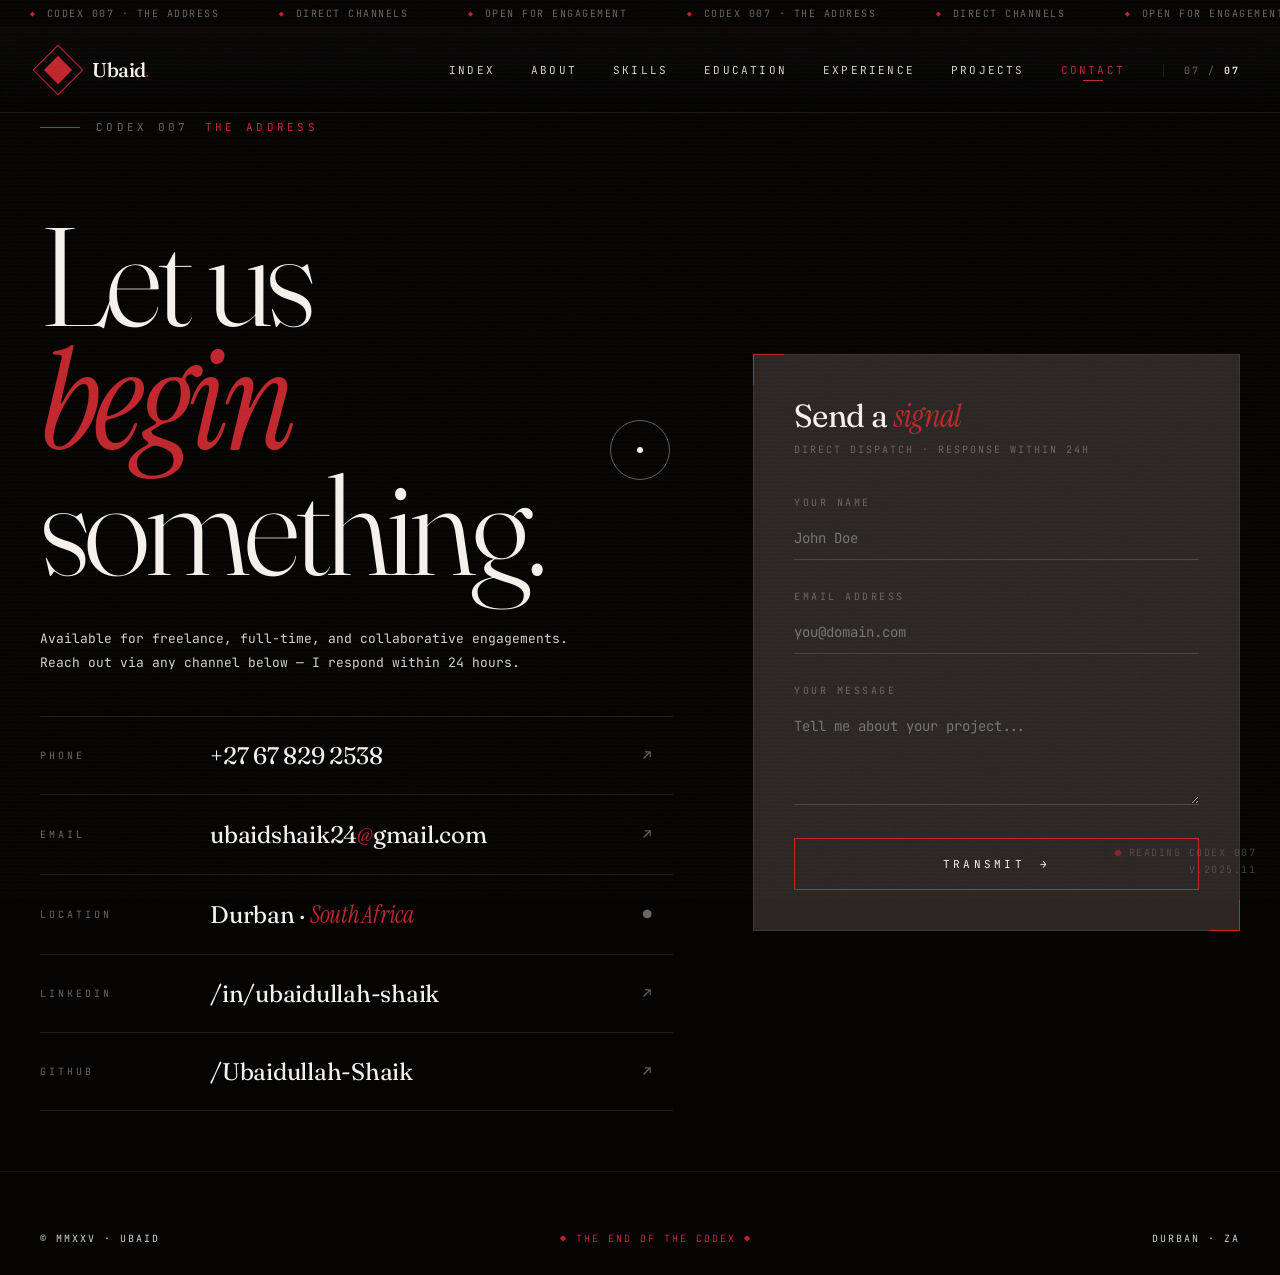
<file: contact.html>
<!DOCTYPE html>
<html lang="en">
<head>
  <meta charset="UTF-8">
  <meta name="viewport" content="width=device-width, initial-scale=1.0">
  <link rel="stylesheet" href="https://cdnjs.cloudflare.com/ajax/libs/font-awesome/6.5.2/css/all.min.css">
  <link rel="stylesheet" href="styles.css">
  <title>Contact — Ubaid</title>
</head>
<body>

  <div class="atmosphere"></div>
  <div class="grid-bg"></div>

  <div class="page-transition">
    <div class="slice"></div><div class="slice"></div><div class="slice"></div><div class="slice"></div><div class="slice"></div><div class="slice"></div>
  </div>

  <div class="ticker">
    <div class="ticker-content">
      <span>Codex 007 · The Address</span>
      <span>Direct Channels</span>
      <span>Open for Engagement</span>
      <span>Codex 007 · The Address</span>
      <span>Direct Channels</span>
      <span>Open for Engagement</span>
    </div>
  </div>

  <header class="site-header">
    <a href="index.html" class="brand">
      <div class="brand-mark"></div>
      <span class="brand-text">Ubaid<em>.</em></span>
    </a>
    <div class="menu-toggle" id="mobile-menu">
      <span class="bar"></span><span class="bar"></span><span class="bar"></span>
    </div>
    <nav class="nav-menu">
      <a href="index.html">Index</a>
      <a href="about.html">About</a>
      <a href="skills.html">Skills</a>
      <a href="education.html">Education</a>
      <a href="experience.html">Experience</a>
      <a href="projects.html">Projects</a>
      <a href="contact.html" class="active">Contact</a>
      <span class="nav-counter">07 / <strong>07</strong></span>
    </nav>
  </header>

  <section class="section">
    <div class="section-header">
      <div class="section-eyebrow">
        <span class="index">Codex 007</span>
        <span>The Address</span>
      </div>
    </div>

    <div class="contact-layout">
      <div class="contact-left">
        <h2>
          Let us<br>
          <em>begin</em> something.
        </h2>
        <p style="font-family: var(--font-mono); font-size: 1.3rem; line-height: 1.9; color: var(--bone); max-width: 540px;">
          Available for freelance, full-time, and collaborative engagements. Reach out via any channel below — I respond within 24 hours.
        </p>

        <div class="contact-channels">
          <div class="contact-channel">
            <span class="label">Phone</span>
            <span class="value"><a href="tel:+27678292538">+27 67 829 2538</a></span>
            <span class="arrow">↗</span>
          </div>
          <div class="contact-channel">
            <span class="label">Email</span>
            <span class="value"><a href="mailto:ubaidshaik24@gmail.com">ubaidshaik24<em style="font-family: var(--font-italic); font-style: italic; color: var(--blood);">@</em>gmail.com</a></span>
            <span class="arrow">↗</span>
          </div>
          <div class="contact-channel">
            <span class="label">Location</span>
            <span class="value">Durban · <em style="font-family: var(--font-italic); font-style: italic; color: var(--blood);">South Africa</em></span>
            <span class="arrow">●</span>
          </div>
          <div class="contact-channel">
            <span class="label">LinkedIn</span>
            <span class="value"><a href="https://www.linkedin.com/in/ubaidullah-shaik-600272247" target="_blank">/in/ubaidullah-shaik</a></span>
            <span class="arrow">↗</span>
          </div>
          <div class="contact-channel">
            <span class="label">GitHub</span>
            <span class="value"><a href="https://github.com/Ubaidullah-Shaik" target="_blank">/Ubaidullah-Shaik</a></span>
            <span class="arrow">↗</span>
          </div>
        </div>
      </div>

      <div class="contact-form">
        <h3>Send a <em>signal</em></h3>
        <p class="form-sub">Direct dispatch · response within 24h</p>

        <form action="https://api.web3forms.com/submit" method="POST">
          <input type="hidden" name="access_key" value="c12f55e6-d2c7-408c-a3ec-d876e03321e9">

          <div class="form-field">
            <label for="name">Your Name</label>
            <input type="text" id="name" name="name" required placeholder="John Doe">
          </div>

          <div class="form-field">
            <label for="email">Email Address</label>
            <input type="email" id="email" name="email" required placeholder="you@domain.com">
          </div>

          <div class="form-field">
            <label for="message">Your Message</label>
            <textarea id="message" name="message" rows="4" required placeholder="Tell me about your project..."></textarea>
          </div>

          <button type="submit" class="btn-send">
            Transmit
            <span>→</span>
          </button>
        </form>
      </div>
    </div>
  </section>

  <footer class="site-footer">
    <span class="left">© MMXXV · Ubaid</span>
    <span class="center">◆ The End of the Codex ◆</span>
    <span class="right">Durban · ZA</span>
  </footer>

  <div class="status-hud">
    <div class="status-line"><span class="pulse"></span> Reading Codex 007</div>
    <div>v.2025.11</div>
  </div>

  <div class="cursor">
    <div class="cursor-ring"></div>
    <div class="cursor-dot"></div>
  </div>

  <script src="scripts.js"></script>
</body>
</html>
</file>
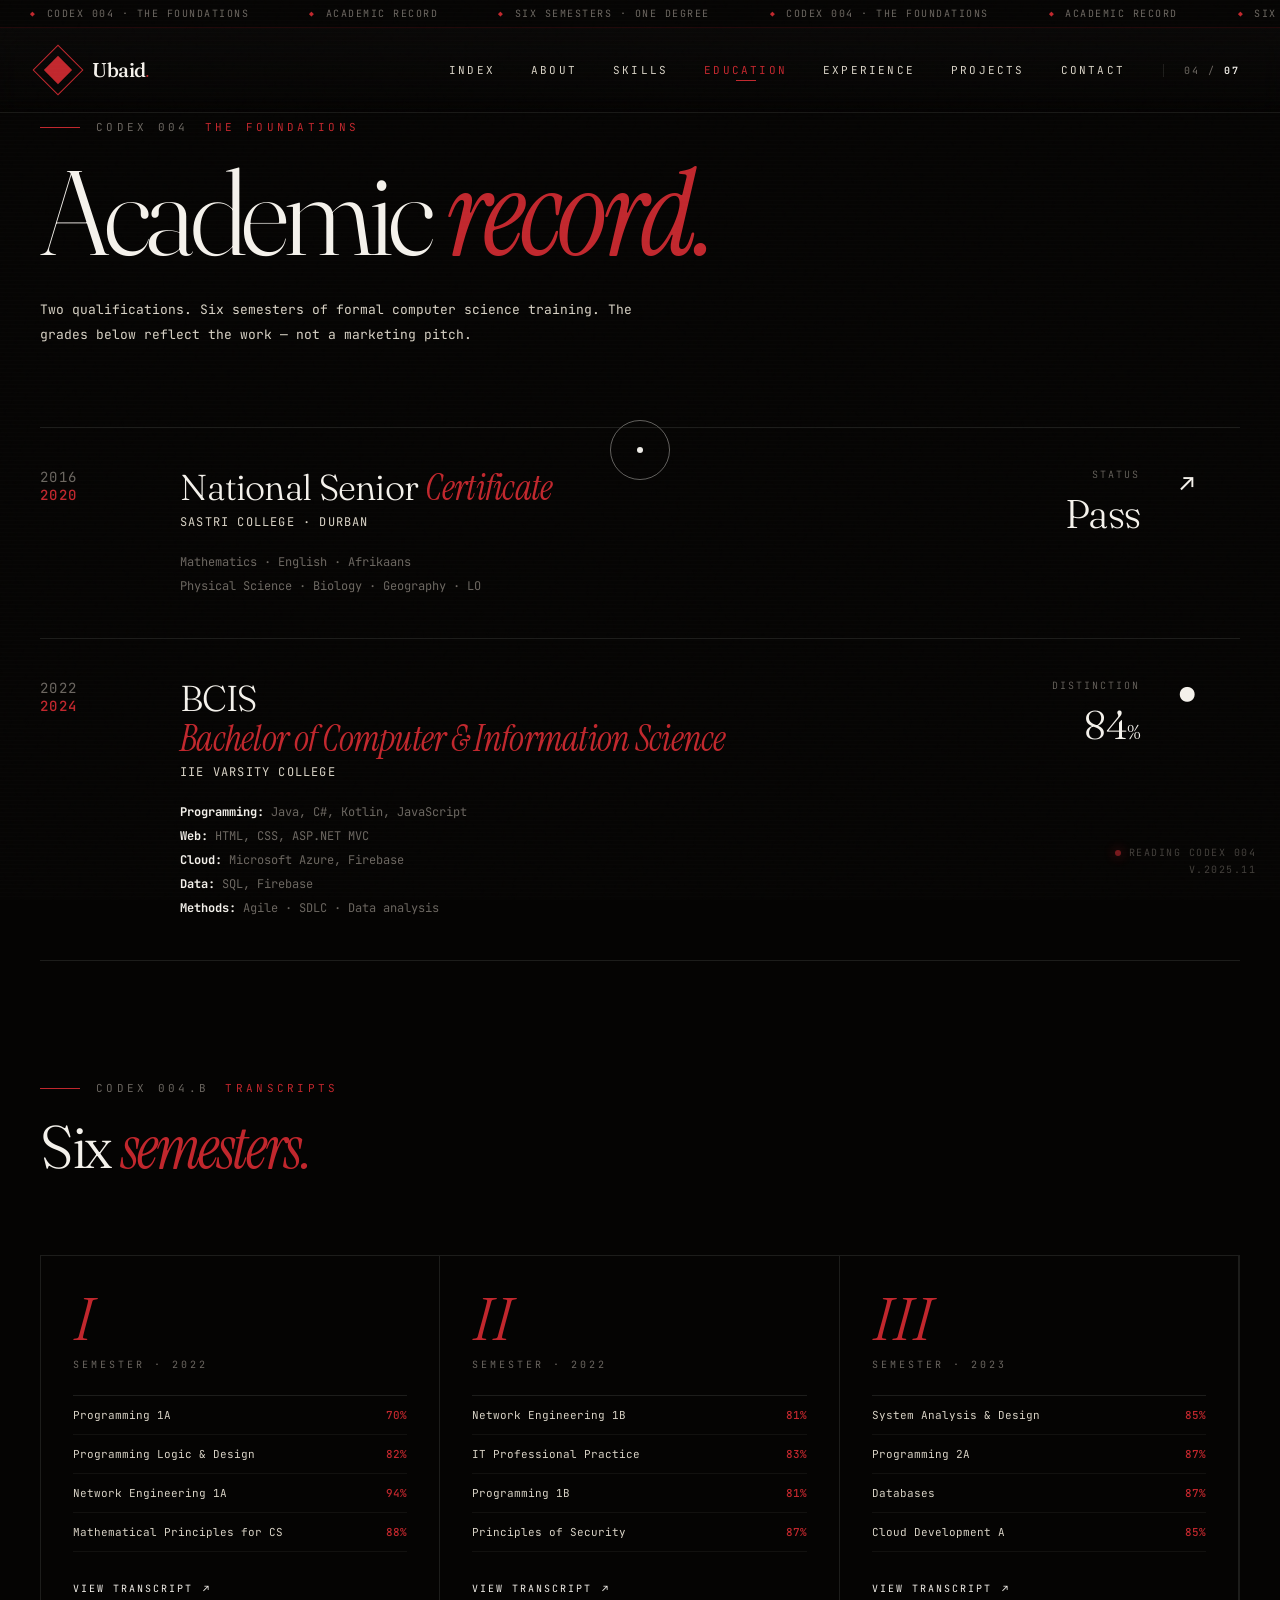
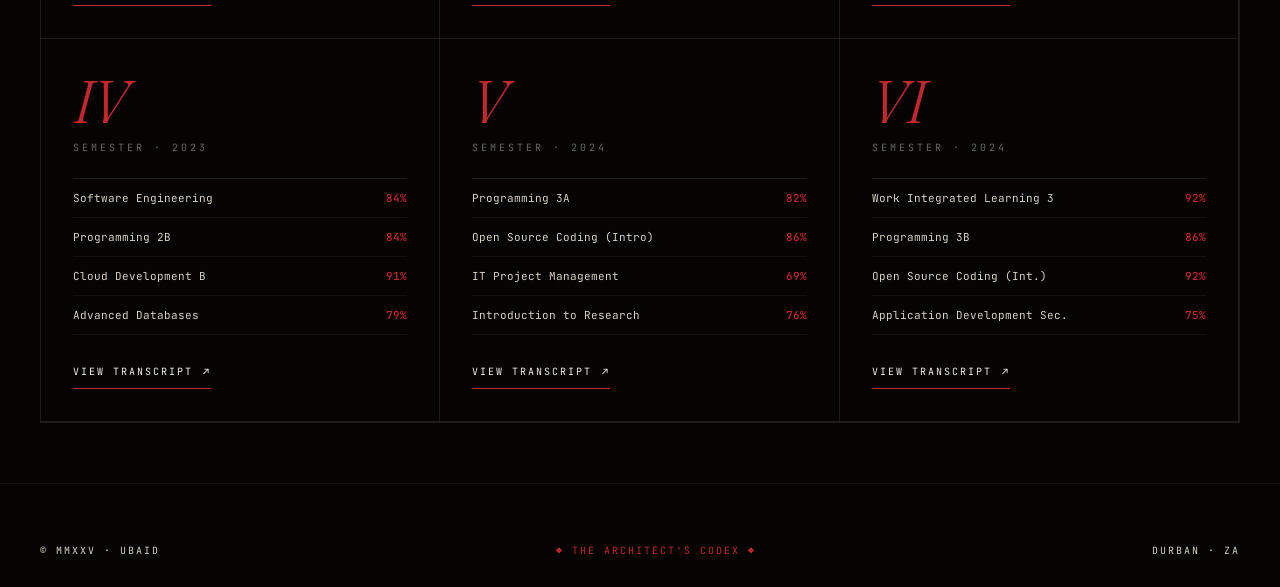
<file: education.html>
<!DOCTYPE html>
<html lang="en">
<head>
  <meta charset="UTF-8">
  <meta name="viewport" content="width=device-width, initial-scale=1.0">
  <link rel="stylesheet" href="https://cdnjs.cloudflare.com/ajax/libs/font-awesome/6.5.2/css/all.min.css">
  <link rel="stylesheet" href="styles.css">
  <title>Education — Ubaid</title>
</head>
<body>

  <div class="atmosphere"></div>
  <div class="grid-bg"></div>

  <div class="page-transition">
    <div class="slice"></div><div class="slice"></div><div class="slice"></div><div class="slice"></div><div class="slice"></div><div class="slice"></div>
  </div>

  <div class="ticker">
    <div class="ticker-content">
      <span>Codex 004 · The Foundations</span>
      <span>Academic Record</span>
      <span>Six Semesters · One Degree</span>
      <span>Codex 004 · The Foundations</span>
      <span>Academic Record</span>
      <span>Six Semesters · One Degree</span>
    </div>
  </div>

  <header class="site-header">
    <a href="index.html" class="brand">
      <div class="brand-mark"></div>
      <span class="brand-text">Ubaid<em>.</em></span>
    </a>
    <div class="menu-toggle" id="mobile-menu">
      <span class="bar"></span><span class="bar"></span><span class="bar"></span>
    </div>
    <nav class="nav-menu">
      <a href="index.html">Index</a>
      <a href="about.html">About</a>
      <a href="skills.html">Skills</a>
      <a href="education.html" class="active">Education</a>
      <a href="experience.html">Experience</a>
      <a href="projects.html">Projects</a>
      <a href="contact.html">Contact</a>
      <span class="nav-counter">04 / <strong>07</strong></span>
    </nav>
  </header>

  <section class="section">
    <div class="section-header">
      <div class="section-eyebrow">
        <span class="index">Codex 004</span>
        <span>The Foundations</span>
      </div>
      <h1 class="section-title">
        Academic <em>record.</em>
      </h1>
      <p class="section-lede">
        Two qualifications. Six semesters of formal computer science training. The grades below reflect the work — not a marketing pitch.
      </p>
    </div>

    <!-- Top-level qualifications -->
    <div class="education-stack">
      <div class="edu-card">
        <div class="year">2016<br><strong>2020</strong></div>
        <div class="info">
          <h3>National Senior <em>Certificate</em></h3>
          <div class="institution">Sastri College · Durban</div>
          <div class="details">
            Mathematics · English · Afrikaans<br>
            Physical Science · Biology · Geography · LO
          </div>
        </div>
        <div class="grade">
          <span class="label">Status</span>
          Pass
        </div>
        <a href="UYS NSC 2020.pdf" class="arrow-link" target="_blank">↗</a>
      </div>

      <div class="edu-card">
        <div class="year">2022<br><strong>2024</strong></div>
        <div class="info">
          <h3>BCIS<br><em>Bachelor of Computer &amp; Information Science</em></h3>
          <div class="institution">IIE Varsity College</div>
          <div class="details">
            <strong style="color: var(--paper)">Programming:</strong> Java, C#, Kotlin, JavaScript<br>
            <strong style="color: var(--paper)">Web:</strong> HTML, CSS, ASP.NET MVC<br>
            <strong style="color: var(--paper)">Cloud:</strong> Microsoft Azure, Firebase<br>
            <strong style="color: var(--paper)">Data:</strong> SQL, Firebase<br>
            <strong style="color: var(--paper)">Methods:</strong> Agile · SDLC · Data analysis
          </div>
        </div>
        <div class="grade">
          <span class="label">Distinction</span>
          84<span style="font-size: 2rem">%</span>
        </div>
        <span class="arrow-link">●</span>
      </div>
    </div>

    <!-- Semester grid -->
    <div class="section-header" style="margin-top: 12rem">
      <div class="section-eyebrow">
        <span class="index">Codex 004.b</span>
        <span>Transcripts</span>
      </div>
      <h2 class="section-title" style="font-size: clamp(3.6rem, 6vw, 6rem)">
        Six <em>semesters.</em>
      </h2>
    </div>

    <div class="semester-grid">
      <div class="semester-card">
        <div class="sem-num">I</div>
        <div class="sem-label">Semester · 2022</div>
        <ul>
          <li><span>Programming 1A</span><span class="pct">70%</span></li>
          <li><span>Programming Logic &amp; Design</span><span class="pct">82%</span></li>
          <li><span>Network Engineering 1A</span><span class="pct">94%</span></li>
          <li><span>Mathematical Principles for CS</span><span class="pct">88%</span></li>
        </ul>
        <a href="sem1.pdf" class="sem-btn" target="_blank">View Transcript <span>↗</span></a>
      </div>

      <div class="semester-card">
        <div class="sem-num">II</div>
        <div class="sem-label">Semester · 2022</div>
        <ul>
          <li><span>Network Engineering 1B</span><span class="pct">81%</span></li>
          <li><span>IT Professional Practice</span><span class="pct">83%</span></li>
          <li><span>Programming 1B</span><span class="pct">81%</span></li>
          <li><span>Principles of Security</span><span class="pct">87%</span></li>
        </ul>
        <a href="sem2.pdf" class="sem-btn" target="_blank">View Transcript <span>↗</span></a>
      </div>

      <div class="semester-card">
        <div class="sem-num">III</div>
        <div class="sem-label">Semester · 2023</div>
        <ul>
          <li><span>System Analysis &amp; Design</span><span class="pct">85%</span></li>
          <li><span>Programming 2A</span><span class="pct">87%</span></li>
          <li><span>Databases</span><span class="pct">87%</span></li>
          <li><span>Cloud Development A</span><span class="pct">85%</span></li>
        </ul>
        <a href="sem3.pdf" class="sem-btn" target="_blank">View Transcript <span>↗</span></a>
      </div>

      <div class="semester-card">
        <div class="sem-num">IV</div>
        <div class="sem-label">Semester · 2023</div>
        <ul>
          <li><span>Software Engineering</span><span class="pct">84%</span></li>
          <li><span>Programming 2B</span><span class="pct">84%</span></li>
          <li><span>Cloud Development B</span><span class="pct">91%</span></li>
          <li><span>Advanced Databases</span><span class="pct">79%</span></li>
        </ul>
        <a href="sem4.pdf" class="sem-btn" target="_blank">View Transcript <span>↗</span></a>
      </div>

      <div class="semester-card">
        <div class="sem-num">V</div>
        <div class="sem-label">Semester · 2024</div>
        <ul>
          <li><span>Programming 3A</span><span class="pct">82%</span></li>
          <li><span>Open Source Coding (Intro)</span><span class="pct">86%</span></li>
          <li><span>IT Project Management</span><span class="pct">69%</span></li>
          <li><span>Introduction to Research</span><span class="pct">76%</span></li>
        </ul>
        <a href="sem5.pdf" class="sem-btn" target="_blank">View Transcript <span>↗</span></a>
      </div>

      <div class="semester-card">
        <div class="sem-num">VI</div>
        <div class="sem-label">Semester · 2024</div>
        <ul>
          <li><span>Work Integrated Learning 3</span><span class="pct">92%</span></li>
          <li><span>Programming 3B</span><span class="pct">86%</span></li>
          <li><span>Open Source Coding (Int.)</span><span class="pct">92%</span></li>
          <li><span>Application Development Sec.</span><span class="pct">75%</span></li>
        </ul>
        <a href="sem6.pdf" class="sem-btn" target="_blank">View Transcript <span>↗</span></a>
      </div>
    </div>
  </section>

  <footer class="site-footer">
    <span class="left">© MMXXV · Ubaid</span>
    <span class="center">◆ The Architect's Codex ◆</span>
    <span class="right">Durban · ZA</span>
  </footer>

  <div class="status-hud">
    <div class="status-line"><span class="pulse"></span> Reading Codex 004</div>
    <div>v.2025.11</div>
  </div>

  <div class="cursor">
    <div class="cursor-ring"></div>
    <div class="cursor-dot"></div>
  </div>

  <script src="scripts.js"></script>
</body>
</html>
</file>
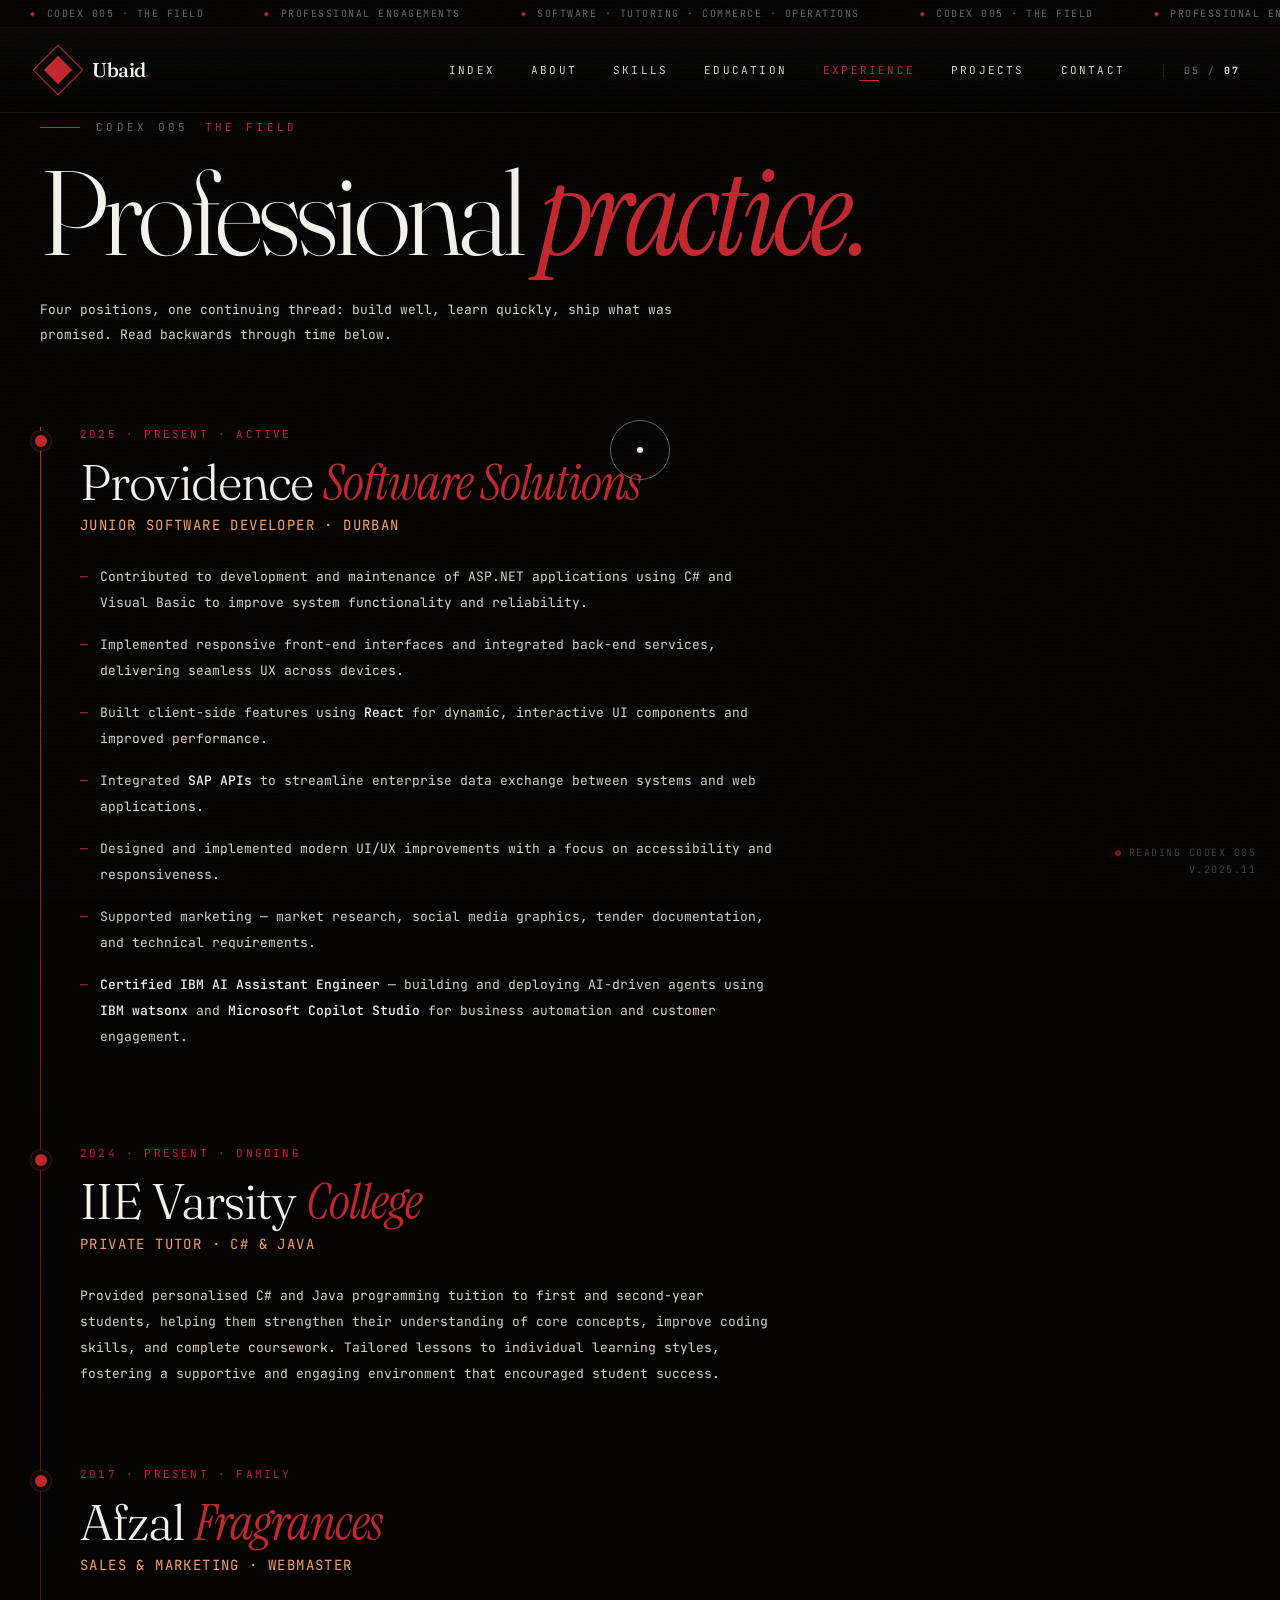
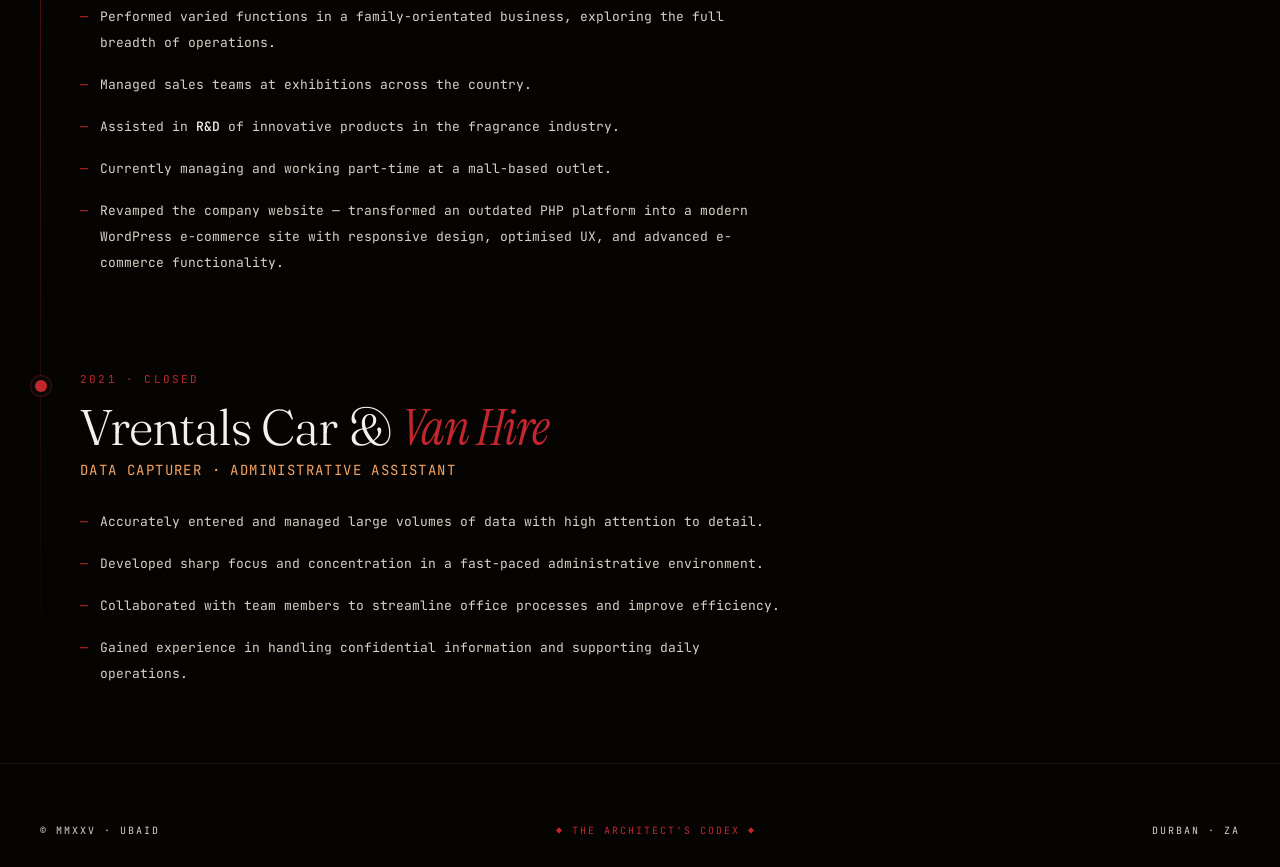
<file: experience.html>
<!DOCTYPE html>
<html lang="en">
<head>
  <meta charset="UTF-8">
  <meta name="viewport" content="width=device-width, initial-scale=1.0">
  <link rel="stylesheet" href="https://cdnjs.cloudflare.com/ajax/libs/font-awesome/6.5.2/css/all.min.css">
  <link rel="stylesheet" href="styles.css">
  <title>Experience — Ubaid</title>
</head>
<body>

  <div class="atmosphere"></div>
  <div class="grid-bg"></div>

  <div class="page-transition">
    <div class="slice"></div><div class="slice"></div><div class="slice"></div><div class="slice"></div><div class="slice"></div><div class="slice"></div>
  </div>

  <div class="ticker">
    <div class="ticker-content">
      <span>Codex 005 · The Field</span>
      <span>Professional Engagements</span>
      <span>Software · Tutoring · Commerce · Operations</span>
      <span>Codex 005 · The Field</span>
      <span>Professional Engagements</span>
      <span>Software · Tutoring · Commerce · Operations</span>
    </div>
  </div>

  <header class="site-header">
    <a href="index.html" class="brand">
      <div class="brand-mark"></div>
      <span class="brand-text">Ubaid<em>.</em></span>
    </a>
    <div class="menu-toggle" id="mobile-menu">
      <span class="bar"></span><span class="bar"></span><span class="bar"></span>
    </div>
    <nav class="nav-menu">
      <a href="index.html">Index</a>
      <a href="about.html">About</a>
      <a href="skills.html">Skills</a>
      <a href="education.html">Education</a>
      <a href="experience.html" class="active">Experience</a>
      <a href="projects.html">Projects</a>
      <a href="contact.html">Contact</a>
      <span class="nav-counter">05 / <strong>07</strong></span>
    </nav>
  </header>

  <section class="section">
    <div class="section-header">
      <div class="section-eyebrow">
        <span class="index">Codex 005</span>
        <span>The Field</span>
      </div>
      <h1 class="section-title">
        Professional <em>practice.</em>
      </h1>
      <p class="section-lede">
        Four positions, one continuing thread: build well, learn quickly, ship what was promised. Read backwards through time below.
      </p>
    </div>

    <div class="timeline">

      <!-- Providence -->
      <div class="timeline-node">
        <div class="date-marker">2025 · Present · Active</div>
        <h3 class="company">Providence <em>Software Solutions</em></h3>
        <div class="role-line">Junior Software Developer · Durban</div>
        <div class="description">
          <ul>
            <li>Contributed to development and maintenance of ASP.NET applications using C# and Visual Basic to improve system functionality and reliability.</li>
            <li>Implemented responsive front-end interfaces and integrated back-end services, delivering seamless UX across devices.</li>
            <li>Built client-side features using <strong>React</strong> for dynamic, interactive UI components and improved performance.</li>
            <li>Integrated <strong>SAP APIs</strong> to streamline enterprise data exchange between systems and web applications.</li>
            <li>Designed and implemented modern UI/UX improvements with a focus on accessibility and responsiveness.</li>
            <li>Supported marketing — market research, social media graphics, tender documentation, and technical requirements.</li>
            <li><strong>Certified IBM AI Assistant Engineer</strong> — building and deploying AI-driven agents using <strong>IBM watsonx</strong> and <strong>Microsoft Copilot Studio</strong> for business automation and customer engagement.</li>
          </ul>
        </div>
      </div>

      <!-- IIE -->
      <div class="timeline-node">
        <div class="date-marker">2024 · Present · Ongoing</div>
        <h3 class="company">IIE Varsity <em>College</em></h3>
        <div class="role-line">Private Tutor · C# &amp; Java</div>
        <div class="description">
          Provided personalised C# and Java programming tuition to first and second-year students, helping them strengthen their understanding of core concepts, improve coding skills, and complete coursework. Tailored lessons to individual learning styles, fostering a supportive and engaging environment that encouraged student success.
        </div>
      </div>

      <!-- Afzal -->
      <div class="timeline-node">
        <div class="date-marker">2017 · Present · Family</div>
        <h3 class="company">Afzal <em>Fragrances</em></h3>
        <div class="role-line">Sales &amp; Marketing · Webmaster</div>
        <div class="description">
          <ul>
            <li>Performed varied functions in a family-orientated business, exploring the full breadth of operations.</li>
            <li>Managed sales teams at exhibitions across the country.</li>
            <li>Assisted in <strong>R&amp;D</strong> of innovative products in the fragrance industry.</li>
            <li>Currently managing and working part-time at a mall-based outlet.</li>
            <li>Revamped the company website — transformed an outdated PHP platform into a modern WordPress e-commerce site with responsive design, optimised UX, and advanced e-commerce functionality.</li>
          </ul>
        </div>
      </div>

      <!-- Vrentals -->
      <div class="timeline-node">
        <div class="date-marker">2021 · Closed</div>
        <h3 class="company">Vrentals Car &amp; <em>Van Hire</em></h3>
        <div class="role-line">Data Capturer · Administrative Assistant</div>
        <div class="description">
          <ul>
            <li>Accurately entered and managed large volumes of data with high attention to detail.</li>
            <li>Developed sharp focus and concentration in a fast-paced administrative environment.</li>
            <li>Collaborated with team members to streamline office processes and improve efficiency.</li>
            <li>Gained experience in handling confidential information and supporting daily operations.</li>
          </ul>
        </div>
      </div>

    </div>
  </section>

  <footer class="site-footer">
    <span class="left">© MMXXV · Ubaid</span>
    <span class="center">◆ The Architect's Codex ◆</span>
    <span class="right">Durban · ZA</span>
  </footer>

  <div class="status-hud">
    <div class="status-line"><span class="pulse"></span> Reading Codex 005</div>
    <div>v.2025.11</div>
  </div>

  <div class="cursor">
    <div class="cursor-ring"></div>
    <div class="cursor-dot"></div>
  </div>

  <script src="scripts.js"></script>
</body>
</html>
</file>
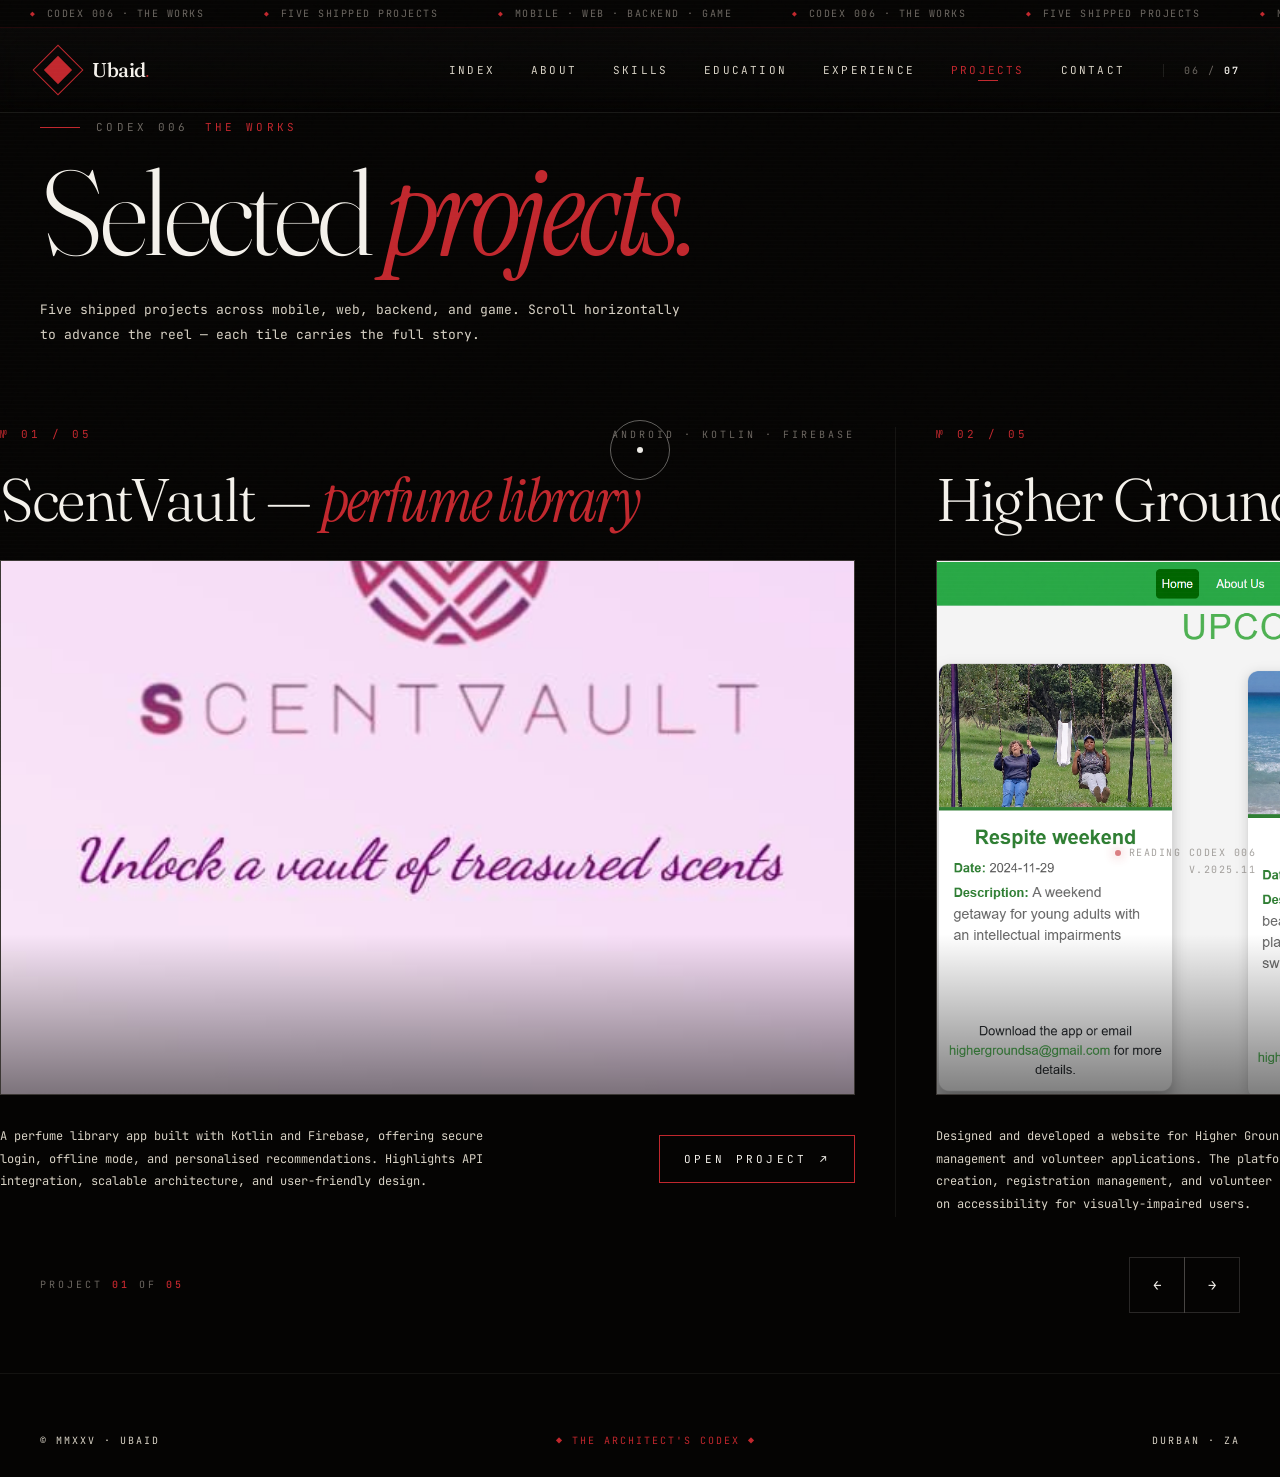
<file: projects.html>
<!DOCTYPE html>
<html lang="en">
<head>
  <meta charset="UTF-8">
  <meta name="viewport" content="width=device-width, initial-scale=1.0">
  <link rel="stylesheet" href="https://cdnjs.cloudflare.com/ajax/libs/font-awesome/6.5.2/css/all.min.css">
  <link rel="stylesheet" href="styles.css">
  <title>Projects — Ubaid</title>
</head>
<body>

  <div class="atmosphere"></div>
  <div class="grid-bg"></div>

  <div class="page-transition">
    <div class="slice"></div><div class="slice"></div><div class="slice"></div><div class="slice"></div><div class="slice"></div><div class="slice"></div>
  </div>

  <div class="ticker">
    <div class="ticker-content">
      <span>Codex 006 · The Works</span>
      <span>Five Shipped Projects</span>
      <span>Mobile · Web · Backend · Game</span>
      <span>Codex 006 · The Works</span>
      <span>Five Shipped Projects</span>
      <span>Mobile · Web · Backend · Game</span>
    </div>
  </div>

  <header class="site-header">
    <a href="index.html" class="brand">
      <div class="brand-mark"></div>
      <span class="brand-text">Ubaid<em>.</em></span>
    </a>
    <div class="menu-toggle" id="mobile-menu">
      <span class="bar"></span><span class="bar"></span><span class="bar"></span>
    </div>
    <nav class="nav-menu">
      <a href="index.html">Index</a>
      <a href="about.html">About</a>
      <a href="skills.html">Skills</a>
      <a href="education.html">Education</a>
      <a href="experience.html">Experience</a>
      <a href="projects.html" class="active">Projects</a>
      <a href="contact.html">Contact</a>
      <span class="nav-counter">06 / <strong>07</strong></span>
    </nav>
  </header>

  <section class="section">
    <div class="section-header">
      <div class="section-eyebrow">
        <span class="index">Codex 006</span>
        <span>The Works</span>
      </div>
      <h1 class="section-title">
        Selected <em>projects.</em>
      </h1>
      <p class="section-lede">
        Five shipped projects across mobile, web, backend, and game. Scroll horizontally to advance the reel — each tile carries the full story.
      </p>
    </div>

    <!-- Horizontal scrolling reel -->
    <div class="projects-track" id="projects-track">

      <!-- Project 1 -->
      <article class="project-tile">
        <div class="project-header">
          <span class="project-num">№ 01 / 05</span>
          <span class="project-category">Android · Kotlin · Firebase</span>
        </div>
        <h2 class="project-title">ScentVault — <em>perfume library</em></h2>
        <div class="project-viewport">
          <img src="images/Screenshot 2025-01-30 093550.png" alt="ScentVault" class="active">
          <img src="images/splash.jpg" alt="ScentVault">
          <img src="images/home.jpg" alt="ScentVault">
          <img src="images/details.jpg" alt="ScentVault">
          <img src="images/map.jpg" alt="ScentVault">
          <img src="images/login.jpg" alt="ScentVault">
          <img src="images/recommended.jpg" alt="ScentVault">
          <img src="images/settings.jpg" alt="ScentVault">
        </div>
        <div class="project-meta">
          <p class="project-description">
            A perfume library app built with Kotlin and Firebase, offering secure login, offline mode, and personalised recommendations. Highlights API integration, scalable architecture, and user-friendly design.
          </p>
          <a href="https://play.google.com/apps/testing/com.scentvault" class="project-link" target="_blank">Open Project <span>↗</span></a>
        </div>
      </article>

      <!-- Project 2 -->
      <article class="project-tile">
        <div class="project-header">
          <span class="project-num">№ 02 / 05</span>
          <span class="project-category">Full-Stack · Web · NGO</span>
        </div>
        <h2 class="project-title">Higher Ground — <em>events platform</em></h2>
        <div class="project-viewport">
          <img src="images/Home.png" alt="Higher Ground" class="active">
          <img src="images/Events.png" alt="Higher Ground">
          <img src="images/vollunteer.png" alt="Higher Ground">
          <img src="images/HGgallery.png" alt="Higher Ground">
          <img src="images/HGlogin.png" alt="Higher Ground">
        </div>
        <div class="project-meta">
          <p class="project-description">
            Designed and developed a website for Higher Ground to simplify event management and volunteer applications. The platform enables event creation, registration management, and volunteer processing, with focus on accessibility for visually-impaired users.
          </p>
          <a href="https://highergroundsa.co.za/" class="project-link" target="_blank">Open Project <span>↗</span></a>
        </div>
      </article>

      <!-- Project 3 -->
      <article class="project-tile">
        <div class="project-header">
          <span class="project-num">№ 03 / 05</span>
          <span class="project-category">Backend · Node · MongoDB</span>
        </div>
        <h2 class="project-title">Swift — <em>payment portal</em></h2>
        <div class="project-viewport">
          <img src="images/pphome.png" alt="Swift Payment Portal" class="active">
          <img src="images/pplogin.png" alt="Swift Payment Portal">
          <img src="images/pp3.png" alt="Swift Payment Portal">
          <img src="images/pp4.png" alt="Swift Payment Portal">
          <img src="images/pp5.png" alt="Swift Payment Portal">
          <img src="images/pp6.png" alt="Swift Payment Portal">
        </div>
        <div class="project-meta">
          <p class="project-description">
            Secure internal banking system letting customers process international SWIFT payments. Bank employees verify and forward payments. Built with Node.js, React, and MongoDB; features SSL encryption, Bcrypt password hashing, and input validation.
          </p>
          <a href="https://github.com/Ubaidullah-Shaik/APDS7311-PaymentPortal-POE" class="project-link" target="_blank">Open Project <span>↗</span></a>
        </div>
      </article>

      <!-- Project 4 -->
      <article class="project-tile">
        <div class="project-header">
          <span class="project-num">№ 04 / 05</span>
          <span class="project-category">Android · Accessibility</span>
        </div>
        <h2 class="project-title">Higher Ground — <em>mobile app</em></h2>
        <div class="project-viewport">
          <img src="images/app1.jpg" alt="Higher Ground App" class="active">
          <img src="images/app2.jpg" alt="Higher Ground App">
          <img src="images/app3.jpg" alt="Higher Ground App">
          <img src="images/app4.jpg" alt="Higher Ground App">
          <img src="images/app5.jpg" alt="Higher Ground App">
          <img src="images/app6.jpg" alt="Higher Ground App">
          <img src="images/app7.jpg" alt="Higher Ground App">
          <img src="images/app8.jpg" alt="Higher Ground App">
        </div>
        <div class="project-meta">
          <p class="project-description">
            Built with accessibility as a first principle — text-based design for easier navigation, screen-reader compatibility via descriptive alt text everywhere. Integrates with the website via API calls for event registration, chess club features, and donations.
          </p>
          <a href="https://play.google.com/apps/testing/com.hg.higherground" class="project-link" target="_blank">Open Project <span>↗</span></a>
        </div>
      </article>

      <!-- Project 5 -->
      <article class="project-tile">
        <div class="project-header">
          <span class="project-num">№ 05 / 05</span>
          <span class="project-category">Game · HTML · CSS · JS</span>
        </div>
        <h2 class="project-title">Rock · Paper · <em>Scissors</em></h2>
        <div class="project-viewport">
          <img src="images/screenshot-desktop.png" alt="RPS" class="active">
          <img src="images/Screenshot 2025-01-30 152131.png" alt="RPS">
        </div>
        <div class="project-meta">
          <p class="project-description">
            A web-based take on the classic game with dynamic visuals and smooth animations. Built with vanilla HTML, CSS, and JavaScript — offers an interactive, user-friendly experience with score tracking and clear rules.
          </p>
          <a href="https://github.com/Ubaidullah-Shaik/Rock-Paper-Scissors-game" class="project-link" target="_blank">Open Project <span>↗</span></a>
        </div>
      </article>

    </div>

    <div class="projects-nav">
      <div class="progress-text">Project <strong id="current-project">01</strong> of <strong>05</strong></div>
      <div class="projects-nav-buttons">
        <button id="prev-project" aria-label="Previous">←</button>
        <button id="next-project" aria-label="Next">→</button>
      </div>
    </div>
  </section>

  <footer class="site-footer">
    <span class="left">© MMXXV · Ubaid</span>
    <span class="center">◆ The Architect's Codex ◆</span>
    <span class="right">Durban · ZA</span>
  </footer>

  <div class="status-hud">
    <div class="status-line"><span class="pulse"></span> Reading Codex 006</div>
    <div>v.2025.11</div>
  </div>

  <div class="cursor">
    <div class="cursor-ring"></div>
    <div class="cursor-dot"></div>
  </div>

  <script src="scripts.js"></script>
  <script>
    document.addEventListener('DOMContentLoaded', function() {
      // Image rotator for each project
      document.querySelectorAll('.project-viewport').forEach(viewport => {
        const images = viewport.querySelectorAll('img');
        if (images.length <= 1) return;
        let idx = 0;
        setInterval(() => {
          images[idx].classList.remove('active');
          idx = (idx + 1) % images.length;
          images[idx].classList.add('active');
        }, 3000);
      });

      // Horizontal scroll navigation
      const track = document.getElementById('projects-track');
      const prev = document.getElementById('prev-project');
      const next = document.getElementById('next-project');
      const current = document.getElementById('current-project');
      if (!track || !prev || !next) return;

      const scrollAmount = () => {
        const tile = track.querySelector('.project-tile');
        return tile ? tile.offsetWidth + 64 : 0;
      };

      prev.addEventListener('click', () => track.scrollBy({ left: -scrollAmount(), behavior: 'smooth' }));
      next.addEventListener('click', () => track.scrollBy({ left: scrollAmount(), behavior: 'smooth' }));

      // Keyboard
      document.addEventListener('keydown', e => {
        if (e.key === 'ArrowLeft') prev.click();
        if (e.key === 'ArrowRight') next.click();
      });

      // Update counter on scroll
      track.addEventListener('scroll', () => {
        const tileWidth = scrollAmount();
        const idx = Math.round(track.scrollLeft / tileWidth) + 1;
        current.textContent = String(idx).padStart(2, '0');
      });
    });
  </script>
</body>
</html>
</file>
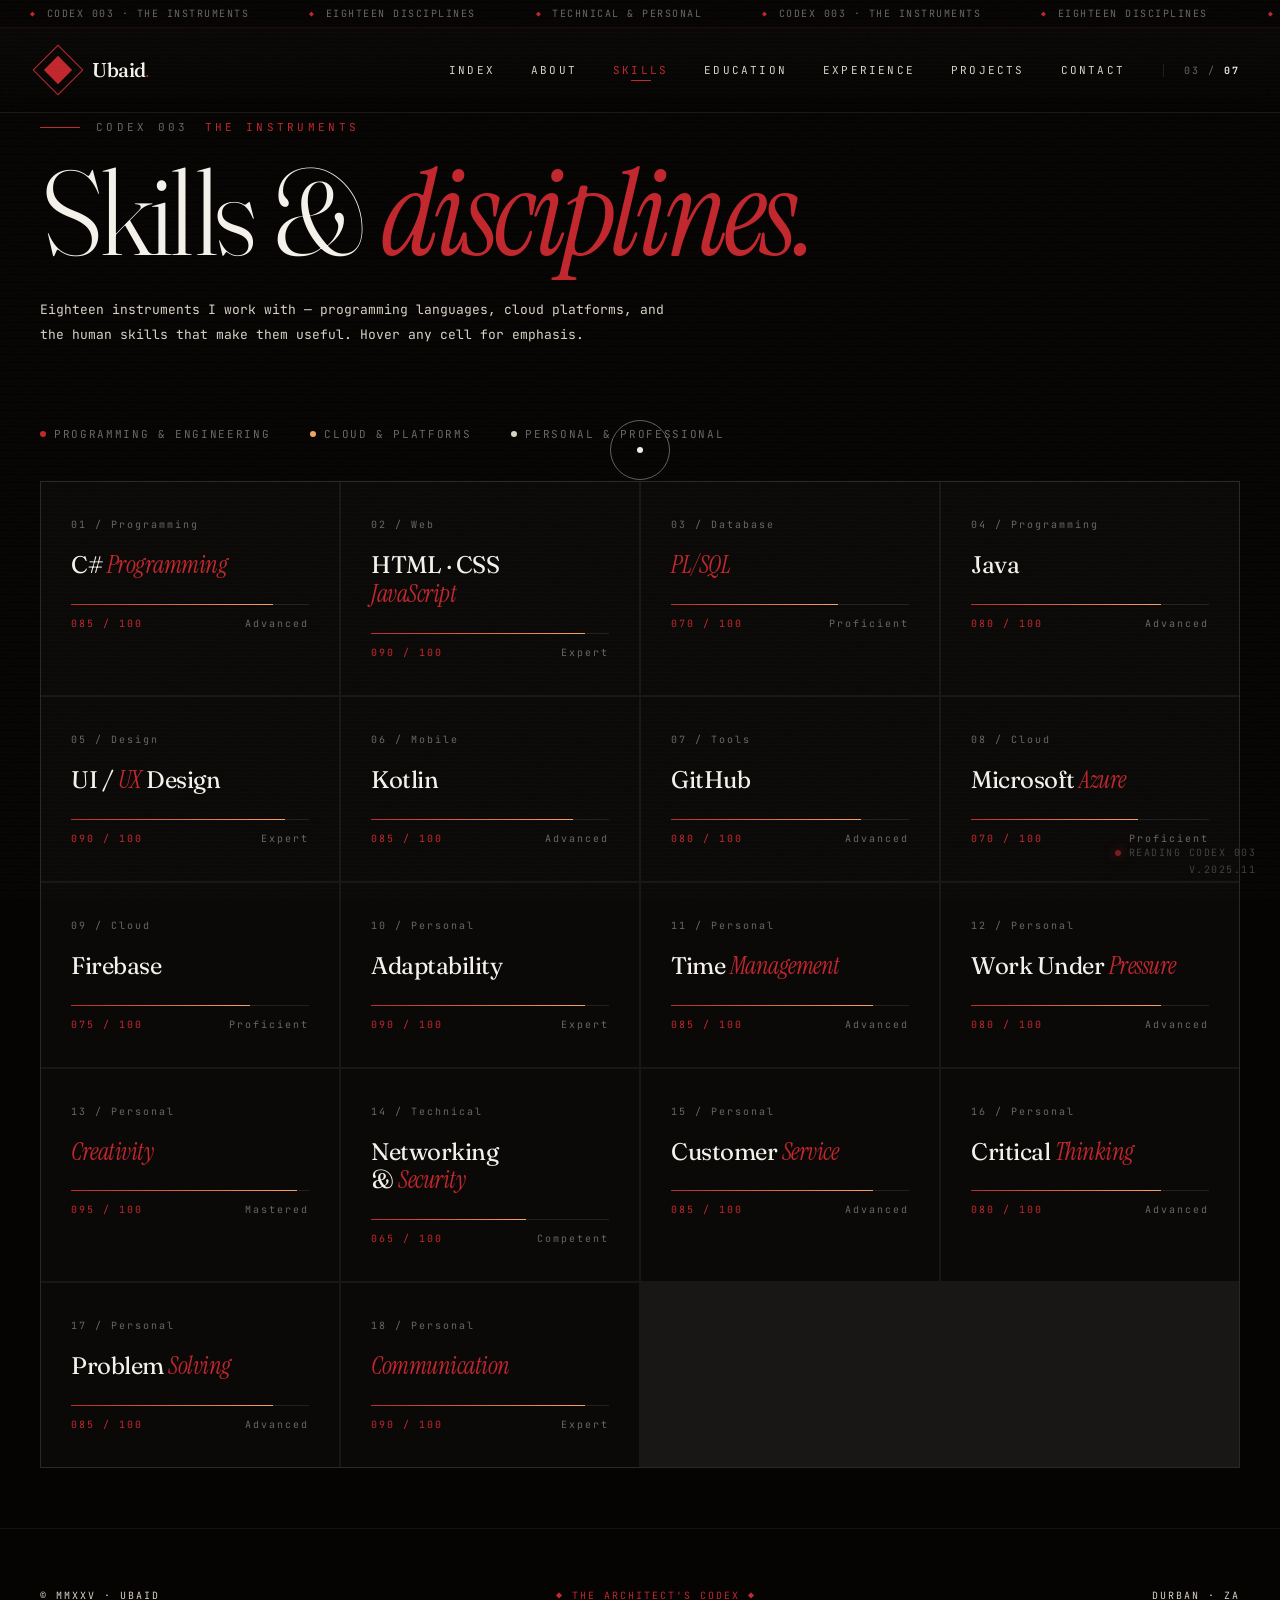
<file: skills.html>
<!DOCTYPE html>
<html lang="en">
<head>
  <meta charset="UTF-8">
  <meta name="viewport" content="width=device-width, initial-scale=1.0">
  <link rel="stylesheet" href="https://cdnjs.cloudflare.com/ajax/libs/font-awesome/6.5.2/css/all.min.css">
  <link rel="stylesheet" href="styles.css">
  <title>Skills — Ubaid</title>
</head>
<body>

  <div class="atmosphere"></div>
  <div class="grid-bg"></div>

  <div class="page-transition">
    <div class="slice"></div><div class="slice"></div><div class="slice"></div><div class="slice"></div><div class="slice"></div><div class="slice"></div>
  </div>

  <div class="ticker">
    <div class="ticker-content">
      <span>Codex 003 · The Instruments</span>
      <span>Eighteen Disciplines</span>
      <span>Technical &amp; Personal</span>
      <span>Codex 003 · The Instruments</span>
      <span>Eighteen Disciplines</span>
      <span>Technical &amp; Personal</span>
    </div>
  </div>

  <header class="site-header">
    <a href="index.html" class="brand">
      <div class="brand-mark"></div>
      <span class="brand-text">Ubaid<em>.</em></span>
    </a>
    <div class="menu-toggle" id="mobile-menu">
      <span class="bar"></span><span class="bar"></span><span class="bar"></span>
    </div>
    <nav class="nav-menu">
      <a href="index.html">Index</a>
      <a href="about.html">About</a>
      <a href="skills.html" class="active">Skills</a>
      <a href="education.html">Education</a>
      <a href="experience.html">Experience</a>
      <a href="projects.html">Projects</a>
      <a href="contact.html">Contact</a>
      <span class="nav-counter">03 / <strong>07</strong></span>
    </nav>
  </header>

  <section class="section">
    <div class="section-header">
      <div class="section-eyebrow">
        <span class="index">Codex 003</span>
        <span>The Instruments</span>
      </div>
      <h1 class="section-title">
        Skills &amp; <em>disciplines.</em>
      </h1>
      <p class="section-lede">
        Eighteen instruments I work with — programming languages, cloud platforms, and the human skills that make them useful. Hover any cell for emphasis.
      </p>
    </div>

    <div class="skills-categories">
      <div class="cat"><span class="cat-dot" style="background: var(--blood)"></span><span>Programming &amp; Engineering</span></div>
      <div class="cat"><span class="cat-dot" style="background: var(--ember)"></span><span>Cloud &amp; Platforms</span></div>
      <div class="cat"><span class="cat-dot" style="background: var(--bone)"></span><span>Personal &amp; Professional</span></div>
    </div>

    <div class="skills-grid">
      <!-- Programming -->
      <div class="skill-cell">
        <div class="skill-num">01 / Programming</div>
        <h3 class="skill-name">C# <em>Programming</em></h3>
        <div class="skill-meter"><div class="skill-meter-fill" data-value="85"></div></div>
        <div class="skill-value"><span>085 / 100</span><span>Advanced</span></div>
      </div>
      <div class="skill-cell">
        <div class="skill-num">02 / Web</div>
        <h3 class="skill-name">HTML · CSS<br><em>JavaScript</em></h3>
        <div class="skill-meter"><div class="skill-meter-fill" data-value="90"></div></div>
        <div class="skill-value"><span>090 / 100</span><span>Expert</span></div>
      </div>
      <div class="skill-cell">
        <div class="skill-num">03 / Database</div>
        <h3 class="skill-name"><em>PL/SQL</em></h3>
        <div class="skill-meter"><div class="skill-meter-fill" data-value="70"></div></div>
        <div class="skill-value"><span>070 / 100</span><span>Proficient</span></div>
      </div>
      <div class="skill-cell">
        <div class="skill-num">04 / Programming</div>
        <h3 class="skill-name">Java</h3>
        <div class="skill-meter"><div class="skill-meter-fill" data-value="80"></div></div>
        <div class="skill-value"><span>080 / 100</span><span>Advanced</span></div>
      </div>
      <div class="skill-cell">
        <div class="skill-num">05 / Design</div>
        <h3 class="skill-name">UI / <em>UX</em> Design</h3>
        <div class="skill-meter"><div class="skill-meter-fill" data-value="90"></div></div>
        <div class="skill-value"><span>090 / 100</span><span>Expert</span></div>
      </div>
      <div class="skill-cell">
        <div class="skill-num">06 / Mobile</div>
        <h3 class="skill-name">Kotlin</h3>
        <div class="skill-meter"><div class="skill-meter-fill" data-value="85"></div></div>
        <div class="skill-value"><span>085 / 100</span><span>Advanced</span></div>
      </div>
      <div class="skill-cell">
        <div class="skill-num">07 / Tools</div>
        <h3 class="skill-name">GitHub</h3>
        <div class="skill-meter"><div class="skill-meter-fill" data-value="80"></div></div>
        <div class="skill-value"><span>080 / 100</span><span>Advanced</span></div>
      </div>
      <div class="skill-cell">
        <div class="skill-num">08 / Cloud</div>
        <h3 class="skill-name">Microsoft <em>Azure</em></h3>
        <div class="skill-meter"><div class="skill-meter-fill" data-value="70"></div></div>
        <div class="skill-value"><span>070 / 100</span><span>Proficient</span></div>
      </div>
      <div class="skill-cell">
        <div class="skill-num">09 / Cloud</div>
        <h3 class="skill-name">Firebase</h3>
        <div class="skill-meter"><div class="skill-meter-fill" data-value="75"></div></div>
        <div class="skill-value"><span>075 / 100</span><span>Proficient</span></div>
      </div>
      <div class="skill-cell">
        <div class="skill-num">10 / Personal</div>
        <h3 class="skill-name">Adaptability</h3>
        <div class="skill-meter"><div class="skill-meter-fill" data-value="90"></div></div>
        <div class="skill-value"><span>090 / 100</span><span>Expert</span></div>
      </div>
      <div class="skill-cell">
        <div class="skill-num">11 / Personal</div>
        <h3 class="skill-name">Time <em>Management</em></h3>
        <div class="skill-meter"><div class="skill-meter-fill" data-value="85"></div></div>
        <div class="skill-value"><span>085 / 100</span><span>Advanced</span></div>
      </div>
      <div class="skill-cell">
        <div class="skill-num">12 / Personal</div>
        <h3 class="skill-name">Work Under <em>Pressure</em></h3>
        <div class="skill-meter"><div class="skill-meter-fill" data-value="80"></div></div>
        <div class="skill-value"><span>080 / 100</span><span>Advanced</span></div>
      </div>
      <div class="skill-cell">
        <div class="skill-num">13 / Personal</div>
        <h3 class="skill-name"><em>Creativity</em></h3>
        <div class="skill-meter"><div class="skill-meter-fill" data-value="95"></div></div>
        <div class="skill-value"><span>095 / 100</span><span>Mastered</span></div>
      </div>
      <div class="skill-cell">
        <div class="skill-num">14 / Technical</div>
        <h3 class="skill-name">Networking<br>&amp; <em>Security</em></h3>
        <div class="skill-meter"><div class="skill-meter-fill" data-value="65"></div></div>
        <div class="skill-value"><span>065 / 100</span><span>Competent</span></div>
      </div>
      <div class="skill-cell">
        <div class="skill-num">15 / Personal</div>
        <h3 class="skill-name">Customer <em>Service</em></h3>
        <div class="skill-meter"><div class="skill-meter-fill" data-value="85"></div></div>
        <div class="skill-value"><span>085 / 100</span><span>Advanced</span></div>
      </div>
      <div class="skill-cell">
        <div class="skill-num">16 / Personal</div>
        <h3 class="skill-name">Critical <em>Thinking</em></h3>
        <div class="skill-meter"><div class="skill-meter-fill" data-value="80"></div></div>
        <div class="skill-value"><span>080 / 100</span><span>Advanced</span></div>
      </div>
      <div class="skill-cell">
        <div class="skill-num">17 / Personal</div>
        <h3 class="skill-name">Problem <em>Solving</em></h3>
        <div class="skill-meter"><div class="skill-meter-fill" data-value="85"></div></div>
        <div class="skill-value"><span>085 / 100</span><span>Advanced</span></div>
      </div>
      <div class="skill-cell">
        <div class="skill-num">18 / Personal</div>
        <h3 class="skill-name"><em>Communication</em></h3>
        <div class="skill-meter"><div class="skill-meter-fill" data-value="90"></div></div>
        <div class="skill-value"><span>090 / 100</span><span>Expert</span></div>
      </div>
    </div>
  </section>

  <footer class="site-footer">
    <span class="left">© MMXXV · Ubaid</span>
    <span class="center">◆ The Architect's Codex ◆</span>
    <span class="right">Durban · ZA</span>
  </footer>

  <div class="status-hud">
    <div class="status-line"><span class="pulse"></span> Reading Codex 003</div>
    <div>v.2025.11</div>
  </div>

  <div class="cursor">
    <div class="cursor-ring"></div>
    <div class="cursor-dot"></div>
  </div>

  <script src="scripts.js"></script>
</body>
</html>
</file>
<file: styles.css>
/* =========================================================
   UBAID — THE ARCHITECT'S CODEX
   A retro-futuristic editorial portfolio
   ========================================================= */

@import url('https://fonts.googleapis.com/css2?family=Fraunces:opsz,wght@9..144,300;9..144,400;9..144,500;9..144,600;9..144,700;9..144,900&family=JetBrains+Mono:wght@300;400;500;600&family=Instrument+Serif:ital@0;1&display=swap');

:root {
  /* Palette */
  --ink: #0a0908;
  --ink-deep: #050403;
  --paper: #f4f1eb;
  --bone: #d8d2c5;
  --ash: #6b6660;
  --smoke: #2a2724;
  --blood: #c1272d;
  --blood-dark: #8b1a1f;
  --ember: #f4a261;
  --gold: #c89a5e;
  --signal: #00ff9c;

  /* Typography */
  --font-display: 'Fraunces', serif;
  --font-italic: 'Instrument Serif', serif;
  --font-mono: 'JetBrains Mono', monospace;

  /* Motion */
  --ease-out-expo: cubic-bezier(0.16, 1, 0.3, 1);
  --ease-in-out-quart: cubic-bezier(0.76, 0, 0.24, 1);
}

* {
  margin: 0;
  padding: 0;
  box-sizing: border-box;
  -webkit-font-smoothing: antialiased;
  -moz-osx-font-smoothing: grayscale;
}

html {
  font-size: 62.5%;
  background: var(--ink);
  scroll-behavior: smooth;
}

body {
  font-family: var(--font-mono);
  background: var(--ink-deep);
  color: var(--paper);
  overflow-x: hidden;
  min-height: 100vh;
  position: relative;
}

/* Global film grain overlay */
body::before {
  content: '';
  position: fixed;
  inset: 0;
  pointer-events: none;
  z-index: 9998;
  opacity: 0.04;
  mix-blend-mode: overlay;
  background-image: url("data:image/svg+xml,%3Csvg viewBox='0 0 200 200' xmlns='http://www.w3.org/2000/svg'%3E%3Cfilter id='n'%3E%3CfeTurbulence type='fractalNoise' baseFrequency='0.85' numOctaves='3' stitchTiles='stitch'/%3E%3C/filter%3E%3Crect width='100%25' height='100%25' filter='url(%23n)'/%3E%3C/svg%3E");
}

/* Subtle scanline */
body::after {
  content: '';
  position: fixed;
  inset: 0;
  pointer-events: none;
  z-index: 9997;
  background: repeating-linear-gradient(
    0deg,
    transparent 0px,
    transparent 3px,
    rgba(255, 255, 255, 0.012) 3px,
    rgba(255, 255, 255, 0.012) 4px
  );
}

a { text-decoration: none; color: inherit; }
button { background: none; border: none; cursor: pointer; color: inherit; font-family: inherit; }
img { display: block; max-width: 100%; }

/* =================== ATMOSPHERIC BACKGROUND =================== */
/* Multi-layered cinematic background — aurora flow + blueprint grid +
   scanning beam + radial vignette + canvas constellation overlay */

.atmosphere {
  position: fixed;
  inset: 0;
  z-index: -2;
  background:
    radial-gradient(ellipse at 20% 0%, #1a0d10 0%, transparent 50%),
    radial-gradient(ellipse at 80% 100%, #0d1416 0%, transparent 55%),
    radial-gradient(ellipse at 50% 50%, #0c0907 0%, #050403 70%, #030201 100%);
  overflow: hidden;
}

/* Aurora — three colored bands that drift in deep slow loops */
.atmosphere::before {
  content: '';
  position: absolute;
  inset: -10%;
  background:
    radial-gradient(ellipse 60% 40% at 15% 25%, rgba(193, 39, 45, 0.22), transparent 60%),
    radial-gradient(ellipse 50% 35% at 85% 75%, rgba(244, 162, 97, 0.14), transparent 65%),
    radial-gradient(ellipse 45% 30% at 50% 100%, rgba(0, 180, 200, 0.08), transparent 60%),
    radial-gradient(ellipse 40% 50% at 0% 50%, rgba(120, 60, 180, 0.07), transparent 70%);
  filter: blur(60px);
  animation: aurora 35s ease-in-out infinite;
  opacity: 0.95;
}

/* Second aurora layer offset for depth */
.atmosphere::after {
  content: '';
  position: absolute;
  inset: -10%;
  background:
    radial-gradient(ellipse 40% 30% at 70% 20%, rgba(193, 39, 45, 0.15), transparent 65%),
    radial-gradient(ellipse 35% 25% at 25% 80%, rgba(244, 162, 97, 0.1), transparent 70%);
  filter: blur(80px);
  animation: aurora 50s ease-in-out infinite reverse;
  mix-blend-mode: screen;
}

@keyframes aurora {
  0%, 100% { transform: translate(0, 0) scale(1) rotate(0deg); }
  25% { transform: translate(3%, -2%) scale(1.08) rotate(1deg); }
  50% { transform: translate(-2%, 3%) scale(0.95) rotate(-1deg); }
  75% { transform: translate(2%, 1%) scale(1.05) rotate(0.5deg); }
}

/* Blueprint grid — perspective grid that fades to vignette */
.grid-bg {
  position: fixed;
  inset: 0;
  z-index: -1;
  pointer-events: none;
  background-image:
    linear-gradient(rgba(244, 241, 235, 0.08) 1px, transparent 1px),
    linear-gradient(90deg, rgba(244, 241, 235, 0.08) 1px, transparent 1px),
    linear-gradient(rgba(193, 39, 45, 0.15) 1px, transparent 1px),
    linear-gradient(90deg, rgba(193, 39, 45, 0.15) 1px, transparent 1px);
  background-size: 80px 80px, 80px 80px, 400px 400px, 400px 400px;
  mask-image:
    radial-gradient(ellipse 80% 70% at center, black 0%, rgba(0,0,0,0.6) 40%, transparent 90%);
  -webkit-mask-image:
    radial-gradient(ellipse 80% 70% at center, black 0%, rgba(0,0,0,0.6) 40%, transparent 90%);
  animation: gridPulse 12s ease-in-out infinite;
}

@keyframes gridPulse {
  0%, 100% { opacity: 0.5; }
  50% { opacity: 0.8; }
}

/* Constellation canvas — drawn by JS */
.constellation {
  position: fixed;
  inset: 0;
  z-index: -1;
  pointer-events: none;
  opacity: 0.7;
}

/* Scanning horizontal beam — like a CRT sweep */
.scan-beam {
  position: fixed;
  left: 0;
  right: 0;
  height: 200px;
  z-index: -1;
  pointer-events: none;
  background: linear-gradient(180deg,
    transparent 0%,
    rgba(193, 39, 45, 0.04) 45%,
    rgba(193, 39, 45, 0.12) 50%,
    rgba(193, 39, 45, 0.04) 55%,
    transparent 100%);
  animation: scanSweep 14s linear infinite;
  mix-blend-mode: screen;
}

@keyframes scanSweep {
  0% { top: -300px; }
  100% { top: 100vh; }
}

/* Vertical glow rails on edges */
.rails {
  position: fixed;
  inset: 0;
  z-index: -1;
  pointer-events: none;
}
.rails::before, .rails::after {
  content: '';
  position: absolute;
  top: 0;
  bottom: 0;
  width: 200px;
}
.rails::before {
  left: 0;
  background: linear-gradient(90deg, rgba(193, 39, 45, 0.07), transparent);
}
.rails::after {
  right: 0;
  background: linear-gradient(-90deg, rgba(244, 162, 97, 0.05), transparent);
}

/* Subtle horizon line — slowly pulsing */
.horizon {
  position: fixed;
  left: 0;
  right: 0;
  top: 50%;
  height: 1px;
  z-index: -1;
  pointer-events: none;
  background: linear-gradient(90deg,
    transparent 0%,
    rgba(193, 39, 45, 0.4) 25%,
    rgba(244, 241, 235, 0.6) 50%,
    rgba(193, 39, 45, 0.4) 75%,
    transparent 100%);
  box-shadow: 0 0 40px rgba(193, 39, 45, 0.3);
  animation: horizonPulse 6s ease-in-out infinite;
  opacity: 0.4;
}

@keyframes horizonPulse {
  0%, 100% { opacity: 0.2; transform: scaleX(0.8); }
  50% { opacity: 0.5; transform: scaleX(1); }
}

/* Corner reticles — tiny crosshair marks at screen corners */
.reticles {
  position: fixed;
  inset: 0;
  z-index: -1;
  pointer-events: none;
}
.reticles::before, .reticles::after {
  content: '+';
  position: absolute;
  font-family: var(--font-mono);
  font-size: 1.4rem;
  color: rgba(193, 39, 45, 0.5);
  animation: blinkSoft 3s ease-in-out infinite;
}
.reticles::before { top: 80px; left: 30px; }
.reticles::after { bottom: 80px; right: 30px; animation-delay: 1.5s; }

@keyframes blinkSoft {
  0%, 100% { opacity: 0.5; }
  50% { opacity: 0.9; }
}

/* =================== HEADER =================== */
.site-header {
  position: fixed;
  top: 0;
  left: 0;
  right: 0;
  z-index: 100;
  padding: 2.4rem 4rem;
  display: flex;
  justify-content: space-between;
  align-items: center;
  border-bottom: 1px solid rgba(244, 241, 235, 0.06);
  background: linear-gradient(180deg, rgba(10, 9, 8, 0.85), rgba(10, 9, 8, 0));
  backdrop-filter: blur(12px);
  -webkit-backdrop-filter: blur(12px);
  transition: transform 0.5s var(--ease-out-expo);
}

.site-header.hidden { transform: translateY(-100%); }

.brand {
  display: flex;
  align-items: center;
  gap: 1.6rem;
}

.brand-mark {
  width: 36px;
  height: 36px;
  position: relative;
  display: flex;
  align-items: center;
  justify-content: center;
}

.brand-mark::before {
  content: '';
  position: absolute;
  inset: 0;
  border: 1px solid var(--blood);
  transform: rotate(45deg);
  transition: transform 0.6s var(--ease-out-expo);
}

.brand-mark::after {
  content: '';
  position: absolute;
  inset: 8px;
  background: var(--blood);
  transform: rotate(45deg);
  transition: transform 0.6s var(--ease-out-expo);
}

.brand:hover .brand-mark::before { transform: rotate(135deg); }
.brand:hover .brand-mark::after { transform: rotate(225deg); }

.brand-text {
  font-family: var(--font-display);
  font-weight: 500;
  font-size: 2rem;
  letter-spacing: -0.02em;
}

.brand-text em {
  font-family: var(--font-italic);
  color: var(--blood);
  font-weight: 400;
  font-style: italic;
}

.nav-menu {
  display: flex;
  gap: 0;
  align-items: center;
}

.nav-menu a {
  position: relative;
  padding: 0.8rem 1.8rem;
  font-family: var(--font-mono);
  font-size: 1.1rem;
  text-transform: uppercase;
  letter-spacing: 0.2em;
  color: var(--bone);
  transition: color 0.3s ease;
}

.nav-menu a::before {
  content: '';
  position: absolute;
  bottom: 4px;
  left: 50%;
  width: 0;
  height: 1px;
  background: var(--blood);
  transition: width 0.4s var(--ease-out-expo), left 0.4s var(--ease-out-expo);
}

.nav-menu a:hover { color: var(--paper); }
.nav-menu a:hover::before, .nav-menu a.active::before {
  width: 20px;
  left: calc(50% - 10px);
}
.nav-menu a.active { color: var(--blood); }

.nav-counter {
  font-family: var(--font-mono);
  font-size: 1rem;
  color: var(--ash);
  letter-spacing: 0.2em;
  margin-left: 2rem;
  padding-left: 2rem;
  border-left: 1px solid rgba(244, 241, 235, 0.1);
}

.nav-counter strong {
  color: var(--paper);
  font-weight: 600;
}

.menu-toggle {
  display: none;
  flex-direction: column;
  gap: 5px;
  padding: 12px;
  z-index: 200;
  cursor: pointer;
}
.menu-toggle .bar {
  width: 26px;
  height: 1.5px;
  background: var(--paper);
  transition: 0.4s var(--ease-out-expo);
}
.menu-toggle.active .bar:nth-child(1) { transform: translateY(7px) rotate(45deg); background: var(--blood); }
.menu-toggle.active .bar:nth-child(2) { opacity: 0; }
.menu-toggle.active .bar:nth-child(3) { transform: translateY(-6px) rotate(-45deg); background: var(--blood); }

/* =================== TOP TICKER =================== */
.ticker {
  position: fixed;
  top: 0;
  left: 0;
  right: 0;
  height: 28px;
  background: var(--ink-deep);
  border-bottom: 1px solid rgba(193, 39, 45, 0.15);
  display: flex;
  align-items: center;
  z-index: 99;
  overflow: hidden;
  font-family: var(--font-mono);
  font-size: 1rem;
  letter-spacing: 0.15em;
  text-transform: uppercase;
  color: var(--ash);
}

.ticker-content {
  display: inline-flex;
  white-space: nowrap;
  animation: tick 60s linear infinite;
}

.ticker-content span {
  padding: 0 3rem;
  display: inline-flex;
  align-items: center;
  gap: 1rem;
}

.ticker-content span::before {
  content: '◆';
  color: var(--blood);
  font-size: 0.8rem;
}

@keyframes tick {
  from { transform: translateX(0); }
  to { transform: translateX(-50%); }
}

.site-header { top: 28px; }

/* =================== STATUS HUD =================== */
.status-hud {
  position: fixed;
  bottom: 2.4rem;
  right: 2.4rem;
  z-index: 90;
  font-family: var(--font-mono);
  font-size: 1rem;
  color: var(--ash);
  text-align: right;
  letter-spacing: 0.15em;
  text-transform: uppercase;
  pointer-events: none;
  opacity: 0.6;
}

.status-hud .status-line {
  display: flex;
  align-items: center;
  justify-content: flex-end;
  gap: 0.8rem;
  margin-bottom: 0.4rem;
}

.status-hud .pulse {
  width: 6px;
  height: 6px;
  border-radius: 50%;
  background: var(--blood);
  box-shadow: 0 0 12px var(--blood);
  animation: pulse 2s ease-in-out infinite;
}

@keyframes pulse {
  0%, 100% { opacity: 1; transform: scale(1); }
  50% { opacity: 0.4; transform: scale(0.85); }
}

/* =================== CUSTOM CURSOR =================== */
.cursor {
  position: fixed;
  width: 60px;
  height: 60px;
  pointer-events: none;
  z-index: 9999;
  transform: translate(-50%, -50%);
  mix-blend-mode: difference;
}

.cursor-dot {
  position: absolute;
  inset: 50%;
  width: 6px;
  height: 6px;
  margin: -3px 0 0 -3px;
  background: var(--paper);
  border-radius: 50%;
  transition: transform 0.2s var(--ease-out-expo), width 0.3s, height 0.3s;
}

.cursor-ring {
  position: absolute;
  inset: 0;
  border: 1px solid rgba(244, 241, 235, 0.4);
  border-radius: 50%;
  transition: transform 0.3s var(--ease-out-expo), border-color 0.3s, border-radius 0.3s;
}

.cursor.grow .cursor-dot {
  width: 0;
  height: 0;
}

.cursor.grow .cursor-ring {
  transform: scale(1.3);
  border-color: var(--blood);
  border-radius: 4px;
  background: rgba(193, 39, 45, 0.08);
}

.cursor.text {
  width: 80px;
  height: 80px;
}

.cursor.text .cursor-ring {
  background: var(--blood);
  border: none;
}

.cursor.text .cursor-dot {
  width: 0;
  height: 0;
}

.cursor.text::after {
  content: 'VIEW';
  position: absolute;
  inset: 50%;
  width: max-content;
  height: max-content;
  transform: translate(-50%, -50%);
  font-family: var(--font-mono);
  font-size: 1rem;
  letter-spacing: 0.2em;
  text-transform: uppercase;
  color: var(--paper);
}

@media (max-width: 768px) {
  .cursor { display: none; }
  html { cursor: auto; }
}

/* =================== PAGE TRANSITION =================== */
.page-transition {
  position: fixed;
  inset: 0;
  z-index: 9999;
  pointer-events: none;
  display: flex;
}

.page-transition .slice {
  flex: 1;
  background: var(--ink-deep);
  transform: scaleY(0);
  transform-origin: top;
}

.page-transition.entering .slice {
  animation: slice-enter 1s var(--ease-in-out-quart) forwards;
}

.page-transition.leaving .slice {
  transform: scaleY(1);
  transform-origin: bottom;
  animation: slice-leave 1s var(--ease-in-out-quart) forwards;
}

@keyframes slice-enter {
  0% { transform: scaleY(0); transform-origin: top; }
  50% { transform: scaleY(1); transform-origin: top; }
  50.01% { transform: scaleY(1); transform-origin: bottom; }
  100% { transform: scaleY(0); transform-origin: bottom; }
}

@keyframes slice-leave {
  from { transform: scaleY(0); }
  to { transform: scaleY(1); }
}

.page-transition .slice:nth-child(1) { animation-delay: 0s; }
.page-transition .slice:nth-child(2) { animation-delay: 0.05s; }
.page-transition .slice:nth-child(3) { animation-delay: 0.1s; }
.page-transition .slice:nth-child(4) { animation-delay: 0.15s; }
.page-transition .slice:nth-child(5) { animation-delay: 0.2s; }
.page-transition .slice:nth-child(6) { animation-delay: 0.25s; }

/* =================== HOME / HERO =================== */
.hero {
  min-height: 100vh;
  padding: 14rem 4rem 6rem;
  position: relative;
  display: flex;
  flex-direction: column;
  justify-content: center;
}

.hero-grid {
  display: grid;
  grid-template-columns: 1fr auto 1fr;
  gap: 4rem;
  align-items: end;
  position: relative;
}

.hero-left {
  font-family: var(--font-mono);
  font-size: 1.1rem;
  letter-spacing: 0.15em;
  text-transform: uppercase;
  color: var(--ash);
  line-height: 2;
}

.hero-left .meta-row {
  display: flex;
  gap: 0.8rem;
  align-items: center;
  margin-bottom: 0.4rem;
}

.hero-left .meta-row::before {
  content: '';
  width: 16px;
  height: 1px;
  background: var(--blood);
}

.hero-left strong {
  color: var(--paper);
  font-weight: 500;
}

.hero-center {
  position: relative;
  text-align: center;
}

.hero-portrait {
  width: 380px;
  max-width: 30vw;
  position: relative;
  margin: 0 auto;
}

.hero-portrait::before {
  content: '';
  position: absolute;
  inset: -20px;
  border: 1px solid rgba(193, 39, 45, 0.3);
  z-index: -1;
}

.hero-portrait::after {
  content: '';
  position: absolute;
  inset: -40px;
  border: 1px solid rgba(244, 241, 235, 0.05);
  z-index: -1;
}

.hero-portrait img {
  width: 100%;
  filter: grayscale(20%) contrast(1.05);
  transition: filter 0.6s ease;
}

.hero-portrait:hover img { filter: grayscale(0%) contrast(1); }

.hero-portrait .scan {
  position: absolute;
  left: 0;
  right: 0;
  height: 2px;
  background: linear-gradient(90deg, transparent, var(--blood), transparent);
  opacity: 0.5;
  animation: scan 4s linear infinite;
  pointer-events: none;
}

@keyframes scan {
  0% { top: 0; opacity: 0; }
  10% { opacity: 0.5; }
  90% { opacity: 0.5; }
  100% { top: 100%; opacity: 0; }
}

.hero-right {
  font-family: var(--font-mono);
  font-size: 1.1rem;
  letter-spacing: 0.15em;
  text-transform: uppercase;
  color: var(--ash);
  text-align: right;
  line-height: 2;
}

.hero-right .meta-row {
  display: flex;
  gap: 0.8rem;
  align-items: center;
  justify-content: flex-end;
  margin-bottom: 0.4rem;
}

.hero-right .meta-row::after {
  content: '';
  width: 16px;
  height: 1px;
  background: var(--blood);
}

.hero-right strong {
  color: var(--paper);
  font-weight: 500;
}

/* Massive name display */
.hero-display {
  margin-top: 6rem;
  text-align: center;
  position: relative;
}

.hero-display h1 {
  font-family: var(--font-display);
  font-size: clamp(8rem, 18vw, 22rem);
  font-weight: 300;
  line-height: 0.88;
  letter-spacing: -0.04em;
  color: var(--paper);
  position: relative;
  overflow: hidden;
}

.hero-display h1 .word {
  display: inline-block;
  position: relative;
  overflow: hidden;
}

.hero-display h1 .word .letter {
  display: inline-block;
  transform: translateY(120%);
  animation: letter-rise 1.2s var(--ease-out-expo) forwards;
}

.hero-display h1 em {
  font-family: var(--font-italic);
  font-style: italic;
  color: var(--blood);
  font-weight: 400;
}

@keyframes letter-rise {
  to { transform: translateY(0); }
}

.hero-role {
  margin-top: 3.5rem;
  font-family: var(--font-mono);
  font-size: 1.4rem;
  letter-spacing: 0.4em;
  text-transform: uppercase;
  color: var(--bone);
  display: flex;
  align-items: center;
  justify-content: center;
  gap: 2rem;
}

.hero-role::before, .hero-role::after {
  content: '';
  width: 60px;
  height: 1px;
  background: linear-gradient(90deg, transparent, var(--blood), transparent);
}

#typing-target {
  color: var(--paper);
  min-width: 280px;
  text-align: left;
  border-right: 2px solid var(--blood);
  padding-right: 4px;
  animation: blink 0.8s step-end infinite;
}

@keyframes blink {
  0%, 100% { border-right-color: var(--blood); }
  50% { border-right-color: transparent; }
}

.hero-summary {
  margin: 5rem auto 0;
  max-width: 720px;
  text-align: center;
  font-family: var(--font-mono);
  font-size: 1.3rem;
  line-height: 1.9;
  color: var(--bone);
  letter-spacing: 0.02em;
}

.hero-summary em {
  font-family: var(--font-italic);
  font-style: italic;
  color: var(--blood);
  font-size: 1.5rem;
  letter-spacing: -0.01em;
}

/* Hero CTA */
.hero-cta {
  margin-top: 4.5rem;
  display: flex;
  justify-content: center;
  gap: 2rem;
  flex-wrap: wrap;
  align-items: center;
}

.btn-primary {
  position: relative;
  padding: 1.8rem 3.6rem;
  font-family: var(--font-mono);
  font-size: 1.1rem;
  letter-spacing: 0.3em;
  text-transform: uppercase;
  color: var(--paper);
  background: transparent;
  border: 1px solid var(--blood);
  overflow: hidden;
  transition: all 0.5s var(--ease-out-expo);
  display: inline-flex;
  align-items: center;
  gap: 1.5rem;
}

.btn-primary::before {
  content: '';
  position: absolute;
  inset: 0;
  background: var(--blood);
  transform: translateX(-100%);
  transition: transform 0.5s var(--ease-out-expo);
  z-index: -1;
}

.btn-primary:hover::before { transform: translateX(0); }
.btn-primary:hover { letter-spacing: 0.4em; }

.btn-primary .arrow {
  transition: transform 0.4s var(--ease-out-expo);
}

.btn-primary:hover .arrow { transform: translateX(6px); }

.social-rail {
  display: flex;
  gap: 2rem;
  align-items: center;
}

.social-rail a {
  width: 48px;
  height: 48px;
  border: 1px solid rgba(244, 241, 235, 0.15);
  display: inline-flex;
  align-items: center;
  justify-content: center;
  font-size: 1.6rem;
  color: var(--bone);
  transition: all 0.4s var(--ease-out-expo);
  position: relative;
  overflow: hidden;
}

.social-rail a::before {
  content: '';
  position: absolute;
  inset: 0;
  background: var(--blood);
  transform: translateY(100%);
  transition: transform 0.4s var(--ease-out-expo);
}

.social-rail a i { position: relative; z-index: 1; }

.social-rail a:hover {
  color: var(--paper);
  border-color: var(--blood);
}

.social-rail a:hover::before { transform: translateY(0); }

/* Scroll hint */
.scroll-hint {
  position: absolute;
  bottom: 4rem;
  left: 50%;
  transform: translateX(-50%);
  font-family: var(--font-mono);
  font-size: 0.9rem;
  letter-spacing: 0.3em;
  text-transform: uppercase;
  color: var(--ash);
  display: flex;
  flex-direction: column;
  align-items: center;
  gap: 1rem;
}

.scroll-hint .line {
  width: 1px;
  height: 50px;
  background: linear-gradient(180deg, var(--blood), transparent);
  animation: scroll-line 2.5s ease-in-out infinite;
}

@keyframes scroll-line {
  0% { transform: scaleY(0); transform-origin: top; }
  50% { transform: scaleY(1); transform-origin: top; }
  51% { transform-origin: bottom; }
  100% { transform: scaleY(0); transform-origin: bottom; }
}

/* =================== GENERIC SECTION =================== */
.section {
  min-height: 100vh;
  padding: 12rem 4rem 6rem;
  position: relative;
}

.section-header {
  margin-bottom: 8rem;
  position: relative;
}

.section-eyebrow {
  display: flex;
  align-items: center;
  gap: 1.6rem;
  font-family: var(--font-mono);
  font-size: 1.1rem;
  letter-spacing: 0.3em;
  text-transform: uppercase;
  color: var(--blood);
  margin-bottom: 2.4rem;
}

.section-eyebrow::before {
  content: '';
  width: 40px;
  height: 1px;
  background: var(--blood);
}

.section-eyebrow .index {
  color: var(--ash);
}

.section-title {
  font-family: var(--font-display);
  font-size: clamp(5rem, 10vw, 12rem);
  font-weight: 300;
  line-height: 0.9;
  letter-spacing: -0.04em;
  color: var(--paper);
}

.section-title em {
  font-family: var(--font-italic);
  font-style: italic;
  color: var(--blood);
  font-weight: 400;
}

.section-lede {
  margin-top: 3rem;
  max-width: 640px;
  font-family: var(--font-mono);
  font-size: 1.3rem;
  line-height: 1.9;
  color: var(--bone);
}

/* =================== ABOUT =================== */
.about-layout {
  display: grid;
  grid-template-columns: 1fr 1.4fr;
  gap: 8rem;
  align-items: start;
}

.about-left {
  position: sticky;
  top: 14rem;
}

.about-portrait {
  position: relative;
}

.about-portrait img {
  width: 100%;
  filter: grayscale(60%) contrast(1.05);
}

.about-portrait::before {
  content: '';
  position: absolute;
  inset: -16px;
  border: 1px solid var(--blood);
  z-index: -1;
}

.about-meta {
  margin-top: 3rem;
  padding-top: 3rem;
  border-top: 1px solid rgba(244, 241, 235, 0.1);
  font-family: var(--font-mono);
  font-size: 1.1rem;
  letter-spacing: 0.1em;
  text-transform: uppercase;
  color: var(--ash);
  line-height: 2.2;
}

.about-meta strong {
  color: var(--paper);
  font-weight: 500;
}

.about-meta .meta-row {
  display: flex;
  justify-content: space-between;
  border-bottom: 1px solid rgba(244, 241, 235, 0.05);
  padding: 0.8rem 0;
}

.about-prose {
  font-family: var(--font-mono);
  font-size: 1.4rem;
  line-height: 2;
  color: var(--bone);
}

.about-prose p {
  margin-bottom: 2.4rem;
}

.about-prose p:first-of-type::first-letter {
  font-family: var(--font-display);
  font-size: 7rem;
  font-weight: 300;
  float: left;
  line-height: 0.85;
  margin: 0.5rem 1.5rem -0.5rem 0;
  color: var(--blood);
}

.about-prose strong {
  color: var(--paper);
  font-weight: 500;
}

.about-prose em {
  font-family: var(--font-italic);
  font-style: italic;
  color: var(--ember);
  font-size: 1.5rem;
}

.about-marquee {
  margin-top: 6rem;
  padding: 4rem 0;
  border-top: 1px solid rgba(244, 241, 235, 0.1);
  border-bottom: 1px solid rgba(244, 241, 235, 0.1);
  overflow: hidden;
  white-space: nowrap;
}

.about-marquee-track {
  display: inline-flex;
  gap: 6rem;
  animation: tick 40s linear infinite;
  font-family: var(--font-display);
  font-size: 6rem;
  font-weight: 300;
  letter-spacing: -0.03em;
}

.about-marquee-track span {
  display: inline-flex;
  align-items: center;
  gap: 6rem;
  color: var(--paper);
}

.about-marquee-track span::after {
  content: '✦';
  color: var(--blood);
  font-size: 4rem;
}

.about-marquee-track em {
  font-family: var(--font-italic);
  font-style: italic;
  color: var(--ash);
}

/* =================== SKILLS / CONSTELLATION =================== */
.skills-canvas {
  position: relative;
  width: 100%;
  min-height: 70vh;
  margin-top: 4rem;
}

.skills-grid {
  display: grid;
  grid-template-columns: repeat(auto-fit, minmax(260px, 1fr));
  gap: 2px;
  background: rgba(244, 241, 235, 0.08);
  border: 1px solid rgba(244, 241, 235, 0.08);
}

.skill-cell {
  position: relative;
  background: var(--ink);
  padding: 3.6rem 3rem;
  transition: all 0.5s var(--ease-out-expo);
  cursor: default;
  overflow: hidden;
}

.skill-cell::before {
  content: '';
  position: absolute;
  inset: 0;
  background: radial-gradient(circle at center, rgba(193, 39, 45, 0.15), transparent 70%);
  opacity: 0;
  transition: opacity 0.5s ease;
}

.skill-cell:hover::before { opacity: 1; }

.skill-cell .skill-num {
  font-family: var(--font-mono);
  font-size: 1rem;
  letter-spacing: 0.2em;
  color: var(--ash);
  margin-bottom: 2rem;
}

.skill-cell .skill-name {
  font-family: var(--font-display);
  font-size: 2.4rem;
  font-weight: 400;
  color: var(--paper);
  letter-spacing: -0.02em;
  line-height: 1.2;
  margin-bottom: 2.4rem;
  position: relative;
  z-index: 1;
}

.skill-cell .skill-name em {
  font-family: var(--font-italic);
  font-style: italic;
  color: var(--blood);
}

.skill-cell .skill-meter {
  position: relative;
  height: 1px;
  background: rgba(244, 241, 235, 0.1);
  overflow: hidden;
}

.skill-cell .skill-meter-fill {
  position: absolute;
  top: 0;
  left: 0;
  height: 100%;
  background: linear-gradient(90deg, var(--blood), var(--ember));
  width: 0;
  transition: width 1.5s var(--ease-out-expo);
}

.skill-cell .skill-value {
  margin-top: 1.2rem;
  font-family: var(--font-mono);
  font-size: 1rem;
  letter-spacing: 0.2em;
  color: var(--blood);
  display: flex;
  justify-content: space-between;
}

.skill-cell .skill-value span:last-child {
  color: var(--ash);
}

.skill-cell:hover {
  background: var(--smoke);
  transform: scale(1.02);
  z-index: 2;
  box-shadow: 0 30px 80px rgba(0, 0, 0, 0.5);
}

.skills-categories {
  display: flex;
  gap: 4rem;
  margin-bottom: 4rem;
  flex-wrap: wrap;
  font-family: var(--font-mono);
  font-size: 1.1rem;
  letter-spacing: 0.15em;
  text-transform: uppercase;
  color: var(--ash);
}

.skills-categories .cat {
  display: flex;
  align-items: center;
  gap: 0.8rem;
}

.skills-categories .cat-dot {
  width: 6px;
  height: 6px;
  border-radius: 50%;
}

/* =================== EDUCATION =================== */
.education-stack {
  display: flex;
  flex-direction: column;
  gap: 0;
  border-top: 1px solid rgba(244, 241, 235, 0.1);
}

.edu-card {
  border-bottom: 1px solid rgba(244, 241, 235, 0.1);
  padding: 4rem 0;
  display: grid;
  grid-template-columns: 100px 1fr 200px 60px;
  gap: 4rem;
  align-items: start;
  transition: all 0.4s var(--ease-out-expo);
  position: relative;
  cursor: pointer;
}

.edu-card::before {
  content: '';
  position: absolute;
  left: -4rem;
  right: -4rem;
  inset-block: 0;
  background: linear-gradient(90deg, transparent, rgba(193, 39, 45, 0.04), transparent);
  opacity: 0;
  transition: opacity 0.4s ease;
  pointer-events: none;
}

.edu-card:hover::before { opacity: 1; }

.edu-card .year {
  font-family: var(--font-mono);
  font-size: 1.4rem;
  color: var(--ash);
  letter-spacing: 0.1em;
}

.edu-card .year strong {
  color: var(--blood);
  font-weight: 500;
}

.edu-card .info h3 {
  font-family: var(--font-display);
  font-size: 3.6rem;
  font-weight: 300;
  color: var(--paper);
  letter-spacing: -0.02em;
  line-height: 1.1;
  margin-bottom: 0.6rem;
}

.edu-card .info h3 em {
  font-family: var(--font-italic);
  font-style: italic;
  color: var(--blood);
}

.edu-card .info .institution {
  font-family: var(--font-mono);
  font-size: 1.2rem;
  color: var(--bone);
  letter-spacing: 0.1em;
  text-transform: uppercase;
  margin-bottom: 2rem;
}

.edu-card .info .details {
  font-family: var(--font-mono);
  font-size: 1.2rem;
  line-height: 2;
  color: var(--ash);
}

.edu-card .grade {
  font-family: var(--font-display);
  font-size: 4rem;
  font-weight: 300;
  color: var(--paper);
  letter-spacing: -0.02em;
  text-align: right;
}

.edu-card .grade .label {
  display: block;
  font-family: var(--font-mono);
  font-size: 1rem;
  letter-spacing: 0.2em;
  color: var(--ash);
  text-transform: uppercase;
  margin-bottom: 0.8rem;
}

.edu-card .arrow-link {
  font-size: 2.4rem;
  color: var(--paper);
  transition: transform 0.4s var(--ease-out-expo), color 0.3s ease;
}

.edu-card:hover .arrow-link {
  transform: translateX(8px);
  color: var(--blood);
}

.semester-grid {
  display: grid;
  grid-template-columns: repeat(auto-fit, minmax(320px, 1fr));
  gap: 0;
  margin-top: 6rem;
  border: 1px solid rgba(244, 241, 235, 0.1);
}

.semester-card {
  padding: 3.2rem;
  border-right: 1px solid rgba(244, 241, 235, 0.1);
  border-bottom: 1px solid rgba(244, 241, 235, 0.1);
  position: relative;
  transition: background 0.4s ease;
}

.semester-card:hover { background: var(--smoke); }

.semester-card .sem-num {
  font-family: var(--font-display);
  font-size: 6rem;
  font-weight: 300;
  line-height: 1;
  color: var(--blood);
  font-style: italic;
}

.semester-card .sem-label {
  font-family: var(--font-mono);
  font-size: 1rem;
  letter-spacing: 0.3em;
  text-transform: uppercase;
  color: var(--ash);
  margin-top: 1rem;
  margin-bottom: 2.4rem;
}

.semester-card ul {
  list-style: none;
  border-top: 1px solid rgba(244, 241, 235, 0.1);
}

.semester-card li {
  padding: 1.2rem 0;
  border-bottom: 1px solid rgba(244, 241, 235, 0.05);
  font-family: var(--font-mono);
  font-size: 1.1rem;
  color: var(--bone);
  display: flex;
  justify-content: space-between;
  gap: 1rem;
}

.semester-card li .pct {
  color: var(--blood);
  font-weight: 500;
}

.semester-card .sem-btn {
  margin-top: 2rem;
  display: inline-flex;
  align-items: center;
  gap: 1rem;
  font-family: var(--font-mono);
  font-size: 1rem;
  letter-spacing: 0.2em;
  text-transform: uppercase;
  color: var(--paper);
  padding: 1rem 0;
  border-bottom: 1px solid var(--blood);
  transition: gap 0.3s ease;
}

.semester-card .sem-btn:hover { gap: 1.5rem; }

/* =================== EXPERIENCE / TIMELINE =================== */
.timeline {
  position: relative;
  padding-left: 4rem;
}

.timeline::before {
  content: '';
  position: absolute;
  top: 0;
  bottom: 0;
  left: 0;
  width: 1px;
  background: linear-gradient(180deg, var(--blood), transparent);
}

.timeline-node {
  position: relative;
  padding-bottom: 8rem;
}

.timeline-node:last-child { padding-bottom: 0; }

.timeline-node::before {
  content: '';
  position: absolute;
  left: -4.5rem;
  top: 0.8rem;
  width: 12px;
  height: 12px;
  background: var(--blood);
  border-radius: 50%;
  box-shadow: 0 0 0 4px var(--ink), 0 0 0 5px rgba(193, 39, 45, 0.3);
}

.timeline-node .date-marker {
  font-family: var(--font-mono);
  font-size: 1.1rem;
  letter-spacing: 0.2em;
  text-transform: uppercase;
  color: var(--blood);
  margin-bottom: 1.6rem;
}

.timeline-node .company {
  font-family: var(--font-display);
  font-size: 5rem;
  font-weight: 300;
  letter-spacing: -0.02em;
  line-height: 1;
  color: var(--paper);
  margin-bottom: 0.8rem;
}

.timeline-node .company em {
  font-family: var(--font-italic);
  font-style: italic;
  color: var(--blood);
}

.timeline-node .role-line {
  font-family: var(--font-mono);
  font-size: 1.4rem;
  letter-spacing: 0.1em;
  text-transform: uppercase;
  color: var(--ember);
  margin-bottom: 3rem;
}

.timeline-node .description {
  font-family: var(--font-mono);
  font-size: 1.3rem;
  line-height: 2;
  color: var(--bone);
  max-width: 700px;
}

.timeline-node .description ul {
  list-style: none;
}

.timeline-node .description li {
  padding-left: 2rem;
  position: relative;
  margin-bottom: 1.6rem;
}

.timeline-node .description li::before {
  content: '—';
  position: absolute;
  left: 0;
  color: var(--blood);
}

.timeline-node .description strong {
  color: var(--paper);
  font-weight: 500;
}

/* =================== PROJECTS =================== */
.projects-track {
  display: flex;
  gap: 0;
  overflow-x: auto;
  scroll-snap-type: x mandatory;
  scrollbar-width: none;
  margin: 0 -4rem;
  padding: 0 4rem;
}

.projects-track::-webkit-scrollbar { display: none; }

.project-tile {
  flex: 0 0 70vw;
  max-width: 900px;
  scroll-snap-align: start;
  position: relative;
  border-right: 1px solid rgba(244, 241, 235, 0.06);
  padding: 0 4rem 0 0;
  margin-right: 4rem;
}

.project-tile:last-child {
  border-right: none;
}

.project-tile .project-header {
  display: flex;
  align-items: baseline;
  justify-content: space-between;
  margin-bottom: 3rem;
  gap: 2rem;
}

.project-tile .project-num {
  font-family: var(--font-mono);
  font-size: 1.1rem;
  letter-spacing: 0.3em;
  color: var(--blood);
}

.project-tile .project-category {
  font-family: var(--font-mono);
  font-size: 1rem;
  letter-spacing: 0.3em;
  text-transform: uppercase;
  color: var(--ash);
}

.project-tile .project-title {
  font-family: var(--font-display);
  font-size: clamp(3.6rem, 5vw, 6rem);
  font-weight: 300;
  letter-spacing: -0.03em;
  line-height: 0.95;
  color: var(--paper);
  margin-bottom: 3rem;
}

.project-tile .project-title em {
  font-family: var(--font-italic);
  font-style: italic;
  color: var(--blood);
}

.project-tile .project-viewport {
  position: relative;
  aspect-ratio: 16 / 10;
  background: var(--smoke);
  overflow: hidden;
  margin-bottom: 3rem;
  border: 1px solid rgba(244, 241, 235, 0.08);
}

.project-tile .project-viewport img {
  position: absolute;
  inset: 0;
  width: 100%;
  height: 100%;
  object-fit: cover;
  opacity: 0;
  transition: opacity 1.2s ease;
}

.project-tile .project-viewport img.active { opacity: 1; }

.project-tile .project-viewport::after {
  content: '';
  position: absolute;
  inset: 0;
  background: linear-gradient(180deg, transparent 70%, rgba(0, 0, 0, 0.5));
  pointer-events: none;
}

.project-tile .project-meta {
  display: flex;
  justify-content: space-between;
  align-items: center;
  gap: 2rem;
}

.project-tile .project-description {
  font-family: var(--font-mono);
  font-size: 1.2rem;
  line-height: 1.9;
  color: var(--bone);
  flex: 1;
  max-width: 60%;
}

.project-tile .project-link {
  display: inline-flex;
  align-items: center;
  gap: 1.2rem;
  padding: 1.6rem 2.4rem;
  border: 1px solid var(--blood);
  font-family: var(--font-mono);
  font-size: 1.1rem;
  letter-spacing: 0.3em;
  text-transform: uppercase;
  color: var(--paper);
  position: relative;
  overflow: hidden;
  transition: all 0.4s var(--ease-out-expo);
  white-space: nowrap;
}

.project-tile .project-link::before {
  content: '';
  position: absolute;
  inset: 0;
  background: var(--blood);
  transform: translateX(-100%);
  transition: transform 0.4s var(--ease-out-expo);
  z-index: -1;
}

.project-tile .project-link:hover::before { transform: translateX(0); }

.projects-nav {
  display: flex;
  justify-content: space-between;
  align-items: center;
  margin-top: 4rem;
}

.projects-nav .progress-text {
  font-family: var(--font-mono);
  font-size: 1rem;
  letter-spacing: 0.3em;
  text-transform: uppercase;
  color: var(--ash);
}

.projects-nav .progress-text strong { color: var(--blood); font-weight: 500; }

.projects-nav-buttons {
  display: flex;
  gap: 0;
}

.projects-nav button {
  width: 56px;
  height: 56px;
  border: 1px solid rgba(244, 241, 235, 0.15);
  margin-left: -1px;
  transition: all 0.3s var(--ease-out-expo);
  font-size: 1.4rem;
  color: var(--paper);
}

.projects-nav button:hover {
  background: var(--blood);
  border-color: var(--blood);
}

/* =================== CONTACT =================== */
.contact-layout {
  display: grid;
  grid-template-columns: 1.3fr 1fr;
  gap: 8rem;
  align-items: start;
}

.contact-left h2 {
  font-family: var(--font-display);
  font-size: clamp(6rem, 11vw, 14rem);
  font-weight: 300;
  letter-spacing: -0.04em;
  line-height: 0.88;
  color: var(--paper);
  margin-bottom: 4rem;
}

.contact-left h2 em {
  font-family: var(--font-italic);
  font-style: italic;
  color: var(--blood);
}

.contact-channels {
  display: flex;
  flex-direction: column;
  gap: 0;
  margin-top: 4rem;
  border-top: 1px solid rgba(244, 241, 235, 0.1);
}

.contact-channel {
  display: grid;
  grid-template-columns: 150px 1fr 30px;
  gap: 2rem;
  align-items: center;
  padding: 2.4rem 0;
  border-bottom: 1px solid rgba(244, 241, 235, 0.1);
  transition: padding 0.4s var(--ease-out-expo);
  position: relative;
}

.contact-channel:hover { padding-left: 2rem; }

.contact-channel::before {
  content: '';
  position: absolute;
  left: 0;
  top: 50%;
  width: 0;
  height: 1px;
  background: var(--blood);
  transform: translateY(-50%);
  transition: width 0.4s var(--ease-out-expo);
}

.contact-channel:hover::before { width: 14px; }

.contact-channel .label {
  font-family: var(--font-mono);
  font-size: 1rem;
  letter-spacing: 0.3em;
  text-transform: uppercase;
  color: var(--ash);
}

.contact-channel .value {
  font-family: var(--font-display);
  font-size: 2.4rem;
  font-weight: 400;
  color: var(--paper);
  letter-spacing: -0.01em;
}

.contact-channel .value a:hover { color: var(--blood); }

.contact-channel .arrow {
  font-size: 1.4rem;
  color: var(--ash);
  transition: color 0.3s ease, transform 0.4s var(--ease-out-expo);
}

.contact-channel:hover .arrow {
  color: var(--blood);
  transform: rotate(-45deg);
}

/* Form */
.contact-form {
  position: sticky;
  top: 14rem;
  padding: 4rem;
  background: var(--smoke);
  border: 1px solid rgba(244, 241, 235, 0.08);
  position: relative;
}

.contact-form::before {
  content: '';
  position: absolute;
  top: -1px;
  left: -1px;
  width: 30px;
  height: 30px;
  border-top: 1px solid var(--blood);
  border-left: 1px solid var(--blood);
}

.contact-form::after {
  content: '';
  position: absolute;
  bottom: -1px;
  right: -1px;
  width: 30px;
  height: 30px;
  border-bottom: 1px solid var(--blood);
  border-right: 1px solid var(--blood);
}

.contact-form h3 {
  font-family: var(--font-display);
  font-size: 3.2rem;
  font-weight: 400;
  color: var(--paper);
  letter-spacing: -0.02em;
  margin-bottom: 0.6rem;
}

.contact-form h3 em {
  font-family: var(--font-italic);
  font-style: italic;
  color: var(--blood);
}

.contact-form .form-sub {
  font-family: var(--font-mono);
  font-size: 1rem;
  letter-spacing: 0.2em;
  text-transform: uppercase;
  color: var(--ash);
  margin-bottom: 4rem;
}

.form-field {
  margin-bottom: 3rem;
  position: relative;
}

.form-field label {
  display: block;
  font-family: var(--font-mono);
  font-size: 1rem;
  letter-spacing: 0.25em;
  text-transform: uppercase;
  color: var(--ash);
  margin-bottom: 0.8rem;
}

.form-field input,
.form-field textarea {
  width: 100%;
  background: transparent;
  border: none;
  border-bottom: 1px solid rgba(244, 241, 235, 0.15);
  padding: 1.2rem 0;
  font-family: var(--font-mono);
  font-size: 1.4rem;
  color: var(--paper);
  outline: none;
  transition: border-color 0.4s ease;
  resize: vertical;
}

.form-field input:focus,
.form-field textarea:focus {
  border-bottom-color: var(--blood);
}

.form-field textarea {
  min-height: 100px;
  font-family: var(--font-mono);
}

.btn-send {
  width: 100%;
  padding: 1.8rem 2.4rem;
  border: 1px solid var(--blood);
  background: transparent;
  color: var(--paper);
  font-family: var(--font-mono);
  font-size: 1.1rem;
  letter-spacing: 0.3em;
  text-transform: uppercase;
  cursor: pointer;
  position: relative;
  overflow: hidden;
  transition: letter-spacing 0.4s ease;
  display: inline-flex;
  align-items: center;
  justify-content: center;
  gap: 1.5rem;
}

.btn-send::before {
  content: '';
  position: absolute;
  inset: 0;
  background: var(--blood);
  transform: translateY(100%);
  transition: transform 0.4s var(--ease-out-expo);
  z-index: -1;
}

.btn-send:hover {
  letter-spacing: 0.4em;
}

.btn-send:hover::before { transform: translateY(0); }

/* =================== FOOTER =================== */
.site-footer {
  padding: 6rem 4rem 3rem;
  border-top: 1px solid rgba(244, 241, 235, 0.06);
  font-family: var(--font-mono);
  font-size: 1rem;
  letter-spacing: 0.2em;
  text-transform: uppercase;
  color: var(--ash);
  display: flex;
  justify-content: space-between;
  align-items: center;
}

.site-footer .left, .site-footer .right { color: var(--bone); }
.site-footer .center { color: var(--blood); }

/* =================== RESPONSIVE =================== */
@media (max-width: 1024px) {
  .about-layout { grid-template-columns: 1fr; gap: 4rem; }
  .about-left { position: relative; top: 0; }
  .contact-layout { grid-template-columns: 1fr; gap: 4rem; }
  .contact-form { position: relative; top: 0; }
  .edu-card { grid-template-columns: 1fr; gap: 2rem; }
  .edu-card .grade { text-align: left; }
  .hero-grid { grid-template-columns: 1fr; gap: 3rem; }
  .hero-left, .hero-right { text-align: left; }
  .hero-right .meta-row { justify-content: flex-start; }
  .hero-right .meta-row::after { display: none; }
  .hero-right .meta-row::before { content: ''; width: 16px; height: 1px; background: var(--blood); }
}

@media (max-width: 768px) {
  html { font-size: 56%; }
  .site-header { padding: 1.6rem 2rem; }
  .nav-menu {
    position: fixed;
    top: 0;
    left: 0;
    right: 0;
    bottom: 0;
    flex-direction: column;
    justify-content: center;
    background: var(--ink-deep);
    transform: translateX(100%);
    transition: transform 0.6s var(--ease-out-expo);
    z-index: 150;
  }
  .nav-menu.active { transform: translateX(0); }
  .nav-menu a {
    font-size: 2rem;
    padding: 1.6rem;
  }
  .nav-counter { display: none; }
  .menu-toggle { display: flex; }
  .hero { padding: 12rem 2rem 4rem; }
  .section { padding: 10rem 2rem 4rem; }
  .status-hud { display: none; }
  .ticker { font-size: 0.9rem; }
  .site-header { top: 24px; }
  .project-tile { flex: 0 0 90vw; padding-right: 2rem; margin-right: 2rem; }
  .project-tile .project-meta { flex-direction: column; align-items: flex-start; }
  .project-tile .project-description { max-width: 100%; }
}
</file>
